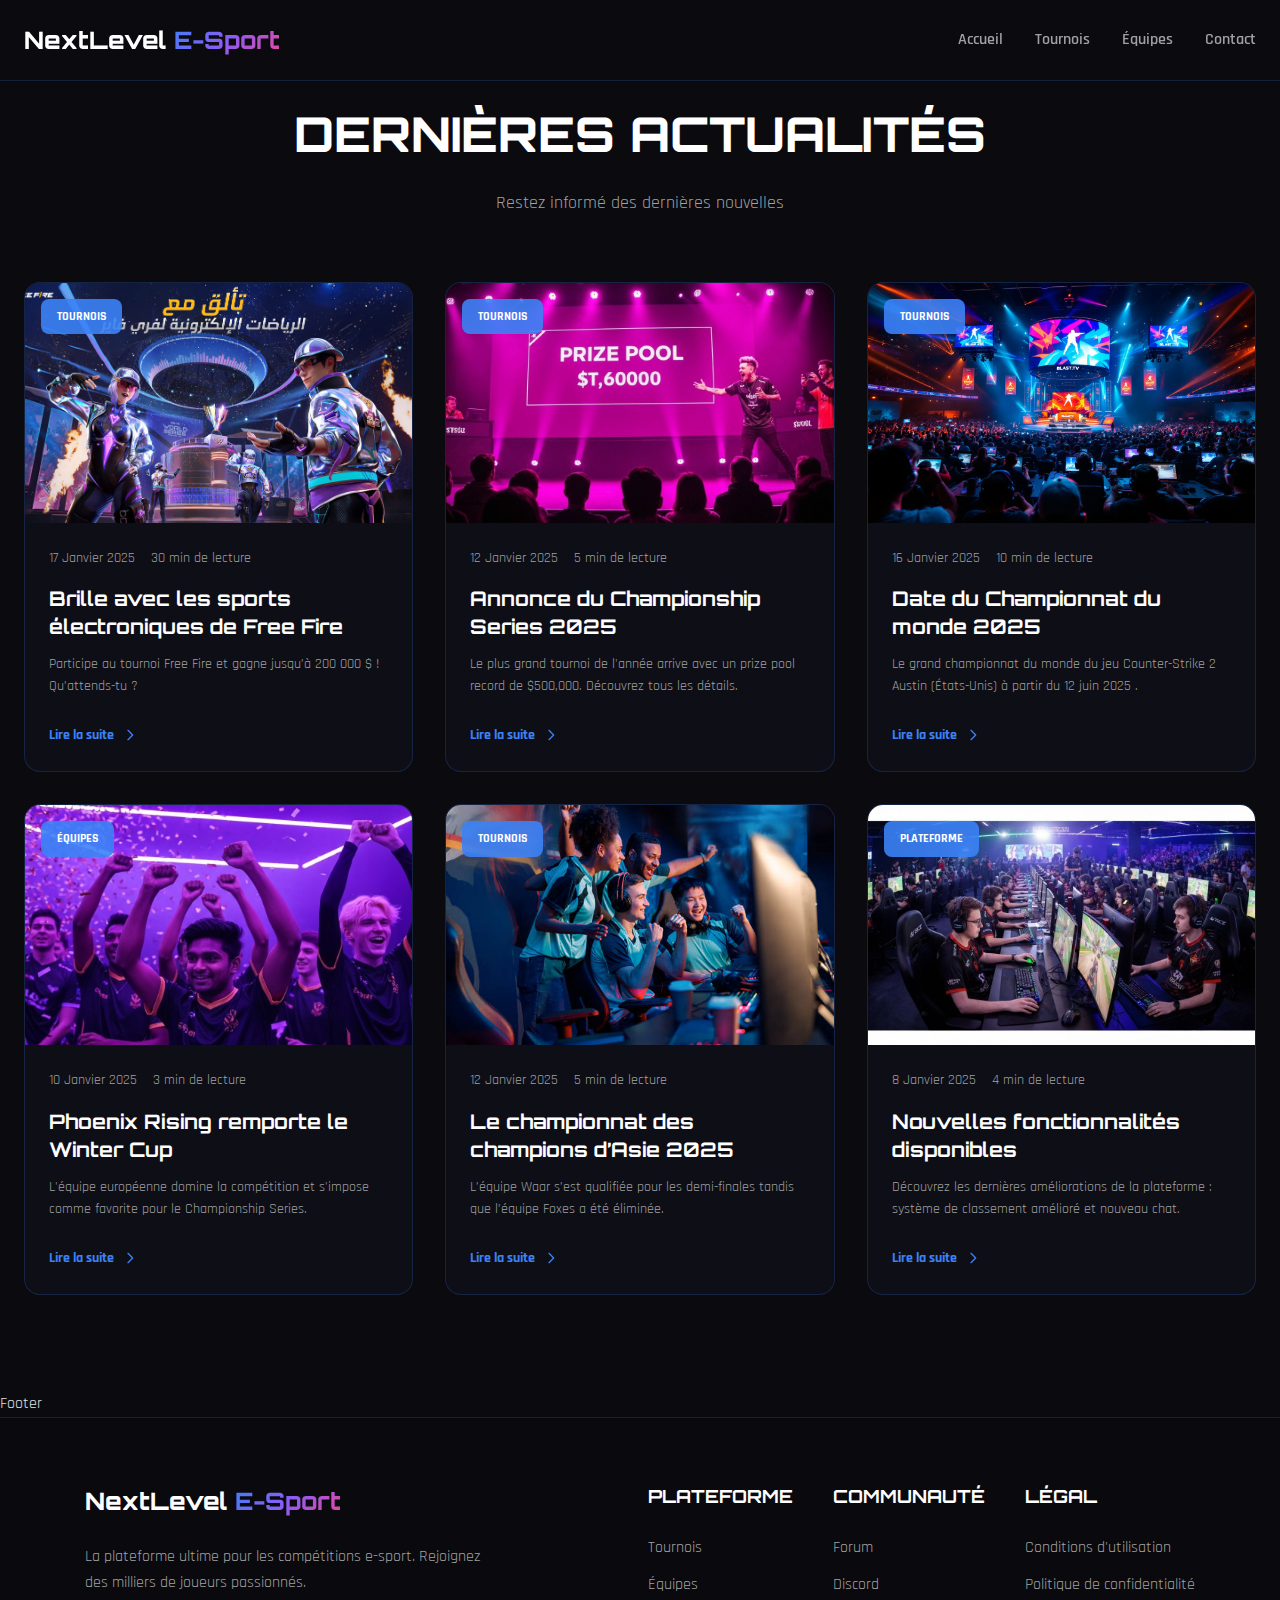
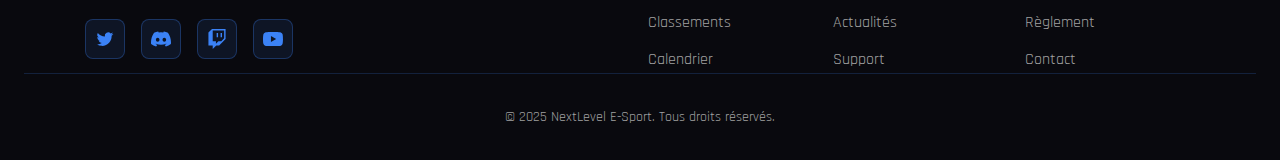
<file: nextlevel-esport-main/Actualites.html>
<!DOCTYPE html>
<html lang="fr">

<head>
    <meta charset="UTF-8">
    <meta name="viewport" content="width=device-width, initial-scale=1.0">
    <title>NextLevel E-Sport - Rejoignez la compétition</title>
    <link rel="stylesheet" href="styles.css">
    <link rel="preconnect" href="https://fonts.googleapis.com">
    <link rel="preconnect" href="https://fonts.gstatic.com" crossorigin>
    <link
        href="https://fonts.googleapis.com/css2?family=Orbitron:wght@400;500;600;700;800;900&family=Rajdhani:wght@300;400;500;600;700&display=swap"
        rel="stylesheet">
</head>

<body>
    <!-- Header -->
    <header class="header">
        <div class="container">
            <div class="header-content">
                <div class="logo">
                    <span class="logo-text">NextLevel</span>
                    <span class="logo-accent">E-Sport</span>
                </div>
                <nav class="nav">
                    <a href="index.html" class="nav-link">Accueil</a>
                    <a href="tournaments.html" class="nav-link">Tournois</a>
                    <a href="teams.html" class="nav-link">Équipes</a>
                    <a href="#contact" class="nav-link">Contact</a>
                </nav>
            </div>
        </div>
    </header>

    <!-- News Section -->
    <section id="news" class="section">
        <div class="container">
            <div class="section-header">
                <h2 class="section-title">Dernières actualités</h2>
                <p class="section-description">Restez informé des dernières nouvelles</p>
            </div>
            <div class="news-grid">
                <!-- START Card 1 -->
                <div class="news-card">
                    <div class="news-image">
                        <img src="public/67e1347db811d_AR-Visual.jpg" alt="Nouveau tournoi">
                        <div class="news-category">Tournois</div>
                    </div>
                    <div class="news-content">
                        <div class="news-meta">
                            <span class="news-date">17 Janvier 2025</span>
                            <span class="news-read-time">30 min de lecture</span>
                        </div>
                        <h3 class="news-title">Brille avec les sports électroniques de Free Fire</h3>
                        <p class="news-excerpt">
                            Participe au tournoi Free Fire et gagne jusqu’à 200 000 $ ! Qu’attends-tu ?
                        </p>
                        <a href="#" class="news-link">
                            <span>Lire la suite</span>
                            <svg class="link-icon" fill="none" stroke="currentColor" viewBox="0 0 24 24">
                                <path stroke-linecap="round" stroke-linejoin="round" stroke-width="2" d="M9 5l7 7-7 7">
                                </path>
                            </svg>
                        </a>
                    </div>
                </div>
                <!-- END Card 1 -->
                <!-- START Card 2 -->
                <div class="news-card">
                    <div class="news-image">
                        <img src="public/esport-prize-pool-announcement-with-pink-lights.jpg" alt="Nouveau tournoi">
                        <div class="news-category">Tournois</div>
                    </div>
                    <div class="news-content">
                        <div class="news-meta">
                            <span class="news-date">12 Janvier 2025</span>
                            <span class="news-read-time">5 min de lecture</span>
                        </div>
                        <h3 class="news-title">Annonce du Championship Series 2025</h3>
                        <p class="news-excerpt">
                            Le plus grand tournoi de l'année arrive avec un prize pool record de $500,000. Découvrez
                            tous les détails.
                        </p>
                        <a href="#" class="news-link">
                            <span>Lire la suite</span>
                            <svg class="link-icon" fill="none" stroke="currentColor" viewBox="0 0 24 24">
                                <path stroke-linecap="round" stroke-linejoin="round" stroke-width="2" d="M9 5l7 7-7 7">
                                </path>
                            </svg>
                        </a>
                    </div>
                </div>
                <!-- END Card 2 -->
                <!--START Card 3 -->
                <div class="news-card">
                    <div class="news-image">
                        <img src="public/counter-strike-et-blast-austin-major-2025-vont-revolutionner-esport-juin-1.jpg"
                            alt="Nouveau tournoi">
                        <div class="news-category">Tournois</div>
                    </div>
                    <div class="news-content">
                        <div class="news-meta">
                            <span class="news-date">16 Janvier 2025</span>
                            <span class="news-read-time">10 min de lecture</span>
                        </div>
                        <h3 class="news-title">Date du Championnat du monde 2025</h3>
                        <p class="news-excerpt">
                            Le grand championnat du monde du jeu Counter-Strike 2 Austin (États-Unis) à partir du
                            12 juin 2025 .
                        </p>
                        <a href="#" class="news-link">
                            <span>Lire la suite</span>
                            <svg class="link-icon" fill="none" stroke="currentColor" viewBox="0 0 24 24">
                                <path stroke-linecap="round" stroke-linejoin="round" stroke-width="2" d="M9 5l7 7-7 7">
                                </path>
                            </svg>
                        </a>
                    </div>
                </div>
                <!-- END Card 3 -->
                <!-- START Card 4 -->
                <div class="news-card">
                    <div class="news-image">
                        <img src="public/esport-team-celebration-with-purple-neon.jpg" alt="Phoenix Rising">
                        <div class="news-category">Équipes</div>
                    </div>
                    <div class="news-content">
                        <div class="news-meta">
                            <span class="news-date">10 Janvier 2025</span>
                            <span class="news-read-time">3 min de lecture</span>
                        </div>
                        <h3 class="news-title">Phoenix Rising remporte le Winter Cup</h3>
                        <p class="news-excerpt">
                            L'équipe européenne domine la compétition et s'impose comme favorite pour le Championship
                            Series.
                        </p>
                        <a href="#" class="news-link">
                            <span>Lire la suite</span>
                            <svg class="link-icon" fill="none" stroke="currentColor" viewBox="0 0 24 24">
                                <path stroke-linecap="round" stroke-linejoin="round" stroke-width="2" d="M9 5l7 7-7 7">
                                </path>
                            </svg>
                        </a>
                    </div>
                </div>
                <!-- END Card 4 -->
                <!-- START Card 5 -->
                <div class="news-card">
                    <div class="news-image">
                        <img src="public/istockphoto-1354761874-612x612.jpg" alt="Nouveau tournoi">
                        <div class="news-category">Tournois</div>
                    </div>
                    <div class="news-content">
                        <div class="news-meta">
                            <span class="news-date">12 Janvier 2025</span>
                            <span class="news-read-time">5 min de lecture</span>
                        </div>
                        <h3 class="news-title">Le championnat des champions d’Asie 2025</h3>
                        <p class="news-excerpt">
                            L’équipe Waar s’est qualifiée pour les demi-finales tandis que l’équipe
                            Foxes a été éliminée.
                        </p>
                        <a href="#" class="news-link">
                            <span>Lire la suite</span>
                            <svg class="link-icon" fill="none" stroke="currentColor" viewBox="0 0 24 24">
                                <path stroke-linecap="round" stroke-linejoin="round" stroke-width="2" d="M9 5l7 7-7 7">
                                </path>
                            </svg>
                        </a>
                    </div>
                </div>
                <!-- END Card 5 -->
                <!-- END Card 6 -->
                <div class="news-card">
                    <div class="news-image">
                        <img src="public/esport-gaming-arena-with-neon-lights-and-competiti.jpg" alt="Mise à jour">
                        <div class="news-category">Plateforme</div>
                    </div>
                    <div class="news-content">
                        <div class="news-meta">
                            <span class="news-date">8 Janvier 2025</span>
                            <span class="news-read-time">4 min de lecture</span>
                        </div>
                        <h3 class="news-title">Nouvelles fonctionnalités disponibles</h3>
                        <p class="news-excerpt">
                            Découvrez les dernières améliorations de la plateforme : système de classement amélioré et
                            nouveau chat.
                        </p>
                        <a href="#" class="news-link">
                            <span>Lire la suite</span>
                            <svg class="link-icon" fill="none" stroke="currentColor" viewBox="0 0 24 24">
                                <path stroke-linecap="round" stroke-linejoin="round" stroke-width="2" d="M9 5l7 7-7 7">
                                </path>
                            </svg>
                        </a>
                    </div>
                </div>
                <!-- END Card 6 -->
            </div>
        </div>
    </section>

    Footer
    <footer id="contact" class="footer">
        <div class="container">
            <div class="footer-content">
                <div class="footer-brand">
                    <div class="logo">
                        <span class="logo-text">NextLevel</span>
                        <span class="logo-accent">E-Sport</span>
                    </div>
                    <p class="footer-tagline">
                        La plateforme ultime pour les compétitions e-sport. Rejoignez des milliers de joueurs
                        passionnés.
                    </p>
                    <div class="social-links">
                        <a href="#" class="social-link" aria-label="Twitter">
                            <svg fill="currentColor" viewBox="0 0 24 24">
                                <path
                                    d="M8.29 20.251c7.547 0 11.675-6.253 11.675-11.675 0-.178 0-.355-.012-.53A8.348 8.348 0 0022 5.92a8.19 8.19 0 01-2.357.646 4.118 4.118 0 001.804-2.27 8.224 8.224 0 01-2.605.996 4.107 4.107 0 00-6.993 3.743 11.65 11.65 0 01-8.457-4.287 4.106 4.106 0 001.27 5.477A4.072 4.072 0 012.8 9.713v.052a4.105 4.105 0 003.292 4.022 4.095 4.095 0 01-1.853.07 4.108 4.108 0 003.834 2.85A8.233 8.233 0 012 18.407a11.616 11.616 0 006.29 1.84">
                                </path>
                            </svg>
                        </a>
                        <a href="#" class="social-link" aria-label="Discord">
                            <svg fill="currentColor" viewBox="0 0 24 24">
                                <path
                                    d="M20.317 4.37a19.791 19.791 0 00-4.885-1.515.074.074 0 00-.079.037c-.21.375-.444.864-.608 1.25a18.27 18.27 0 00-5.487 0 12.64 12.64 0 00-.617-1.25.077.077 0 00-.079-.037A19.736 19.736 0 003.677 4.37a.07.07 0 00-.032.027C.533 9.046-.32 13.58.099 18.057a.082.082 0 00.031.057 19.9 19.9 0 005.993 3.03.078.078 0 00.084-.028c.462-.63.874-1.295 1.226-1.994a.076.076 0 00-.041-.106 13.107 13.107 0 01-1.872-.892.077.077 0 01-.008-.128 10.2 10.2 0 00.372-.292.074.074 0 01.077-.01c3.928 1.793 8.18 1.793 12.062 0a.074.074 0 01.078.01c.12.098.246.198.373.292a.077.077 0 01-.006.127 12.299 12.299 0 01-1.873.892.077.077 0 00-.041.107c.36.698.772 1.362 1.225 1.993a.076.076 0 00.084.028 19.839 19.839 0 006.002-3.03.077.077 0 00.032-.054c.5-5.177-.838-9.674-3.549-13.66a.061.061 0 00-.031-.03zM8.02 15.33c-1.183 0-2.157-1.085-2.157-2.419 0-1.333.956-2.419 2.157-2.419 1.21 0 2.176 1.096 2.157 2.42 0 1.333-.956 2.418-2.157 2.418zm7.975 0c-1.183 0-2.157-1.085-2.157-2.419 0-1.333.955-2.419 2.157-2.419 1.21 0 2.176 1.096 2.157 2.42 0 1.333-.946 2.418-2.157 2.418z">
                                </path>
                            </svg>
                        </a>
                        <a href="#" class="social-link" aria-label="Twitch">
                            <svg fill="currentColor" viewBox="0 0 24 24">
                                <path
                                    d="M11.571 4.714h1.715v5.143H11.57zm4.715 0H18v5.143h-1.714zM6 0L1.714 4.286v15.428h5.143V24l4.286-4.286h3.428L22.286 12V0zm14.571 11.143l-3.428 3.428h-3.429l-3 3v-3H6.857V1.714h13.714Z">
                                </path>
                            </svg>
                        </a>
                        <a href="#" class="social-link" aria-label="YouTube">
                            <svg fill="currentColor" viewBox="0 0 24 24">
                                <path
                                    d="M23.498 6.186a3.016 3.016 0 0 0-2.122-2.136C19.505 3.545 12 3.545 12 3.545s-7.505 0-9.377.505A3.017 3.017 0 0 0 .502 6.186C0 8.07 0 12 0 12s0 3.93.502 5.814a3.016 3.016 0 0 0 2.122 2.136c1.871.505 9.376.505 9.376.505s7.505 0 9.377-.505a3.015 3.015 0 0 0 2.122-2.136C24 15.93 24 12 24 12s0-3.93-.502-5.814zM9.545 15.568V8.432L15.818 12l-6.273 3.568z">
                                </path>
                            </svg>
                        </a>
                    </div>
                </div>
                <div class="footer-links">
                    <div class="footer-column">
                        <h3 class="footer-heading">Plateforme</h3>
                        <ul class="footer-list">
                            <li><a href="tournaments.html" class="footer-link">Tournois</a></li>
                            <li><a href="teams.html" class="footer-link">Équipes</a></li>
                            <li><a href="#" class="footer-link">Classements</a></li>
                            <li><a href="#" class="footer-link">Calendrier</a></li>
                        </ul>
                    </div>
                    <div class="footer-column">
                        <h3 class="footer-heading">Communauté</h3>
                        <ul class="footer-list">
                            <li><a href="#" class="footer-link">Forum</a></li>
                            <li><a href="#" class="footer-link">Discord</a></li>
                            <li><a href="#news" class="footer-link">Actualités</a></li>
                            <li><a href="#" class="footer-link">Support</a></li>
                        </ul>
                    </div>
                    <div class="footer-column">
                        <h3 class="footer-heading">Légal</h3>
                        <ul class="footer-list">
                            <li><a href="#" class="footer-link">Conditions d'utilisation</a></li>
                            <li><a href="#" class="footer-link">Politique de confidentialité</a></li>
                            <li><a href="#" class="footer-link">Règlement</a></li>
                            <li><a href="#" class="footer-link">Contact</a></li>
                        </ul>
                    </div>
                </div>
            </div>
            <div class="footer-bottom">
                <p class="footer-copyright">© 2025 NextLevel E-Sport. Tous droits réservés.</p>
            </div>
        </div>
    </footer>
</body>

</html>
</file>
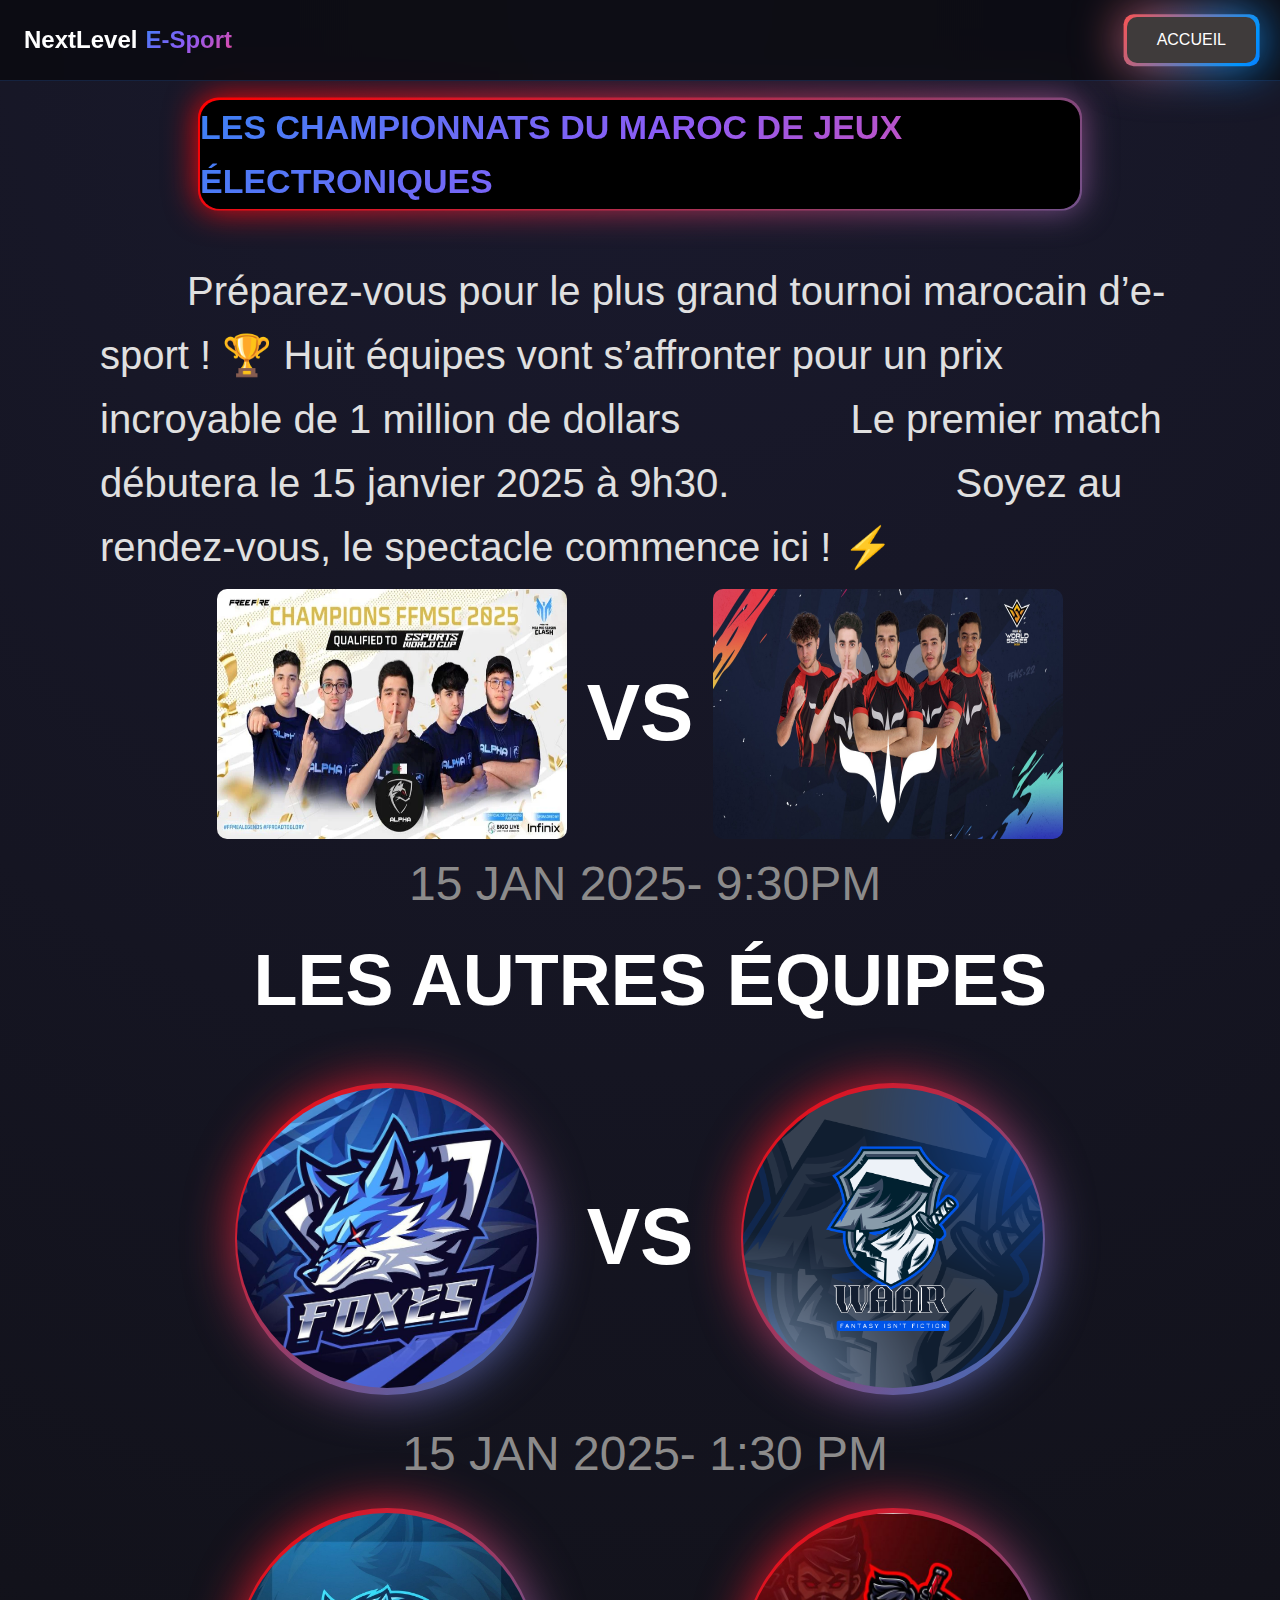
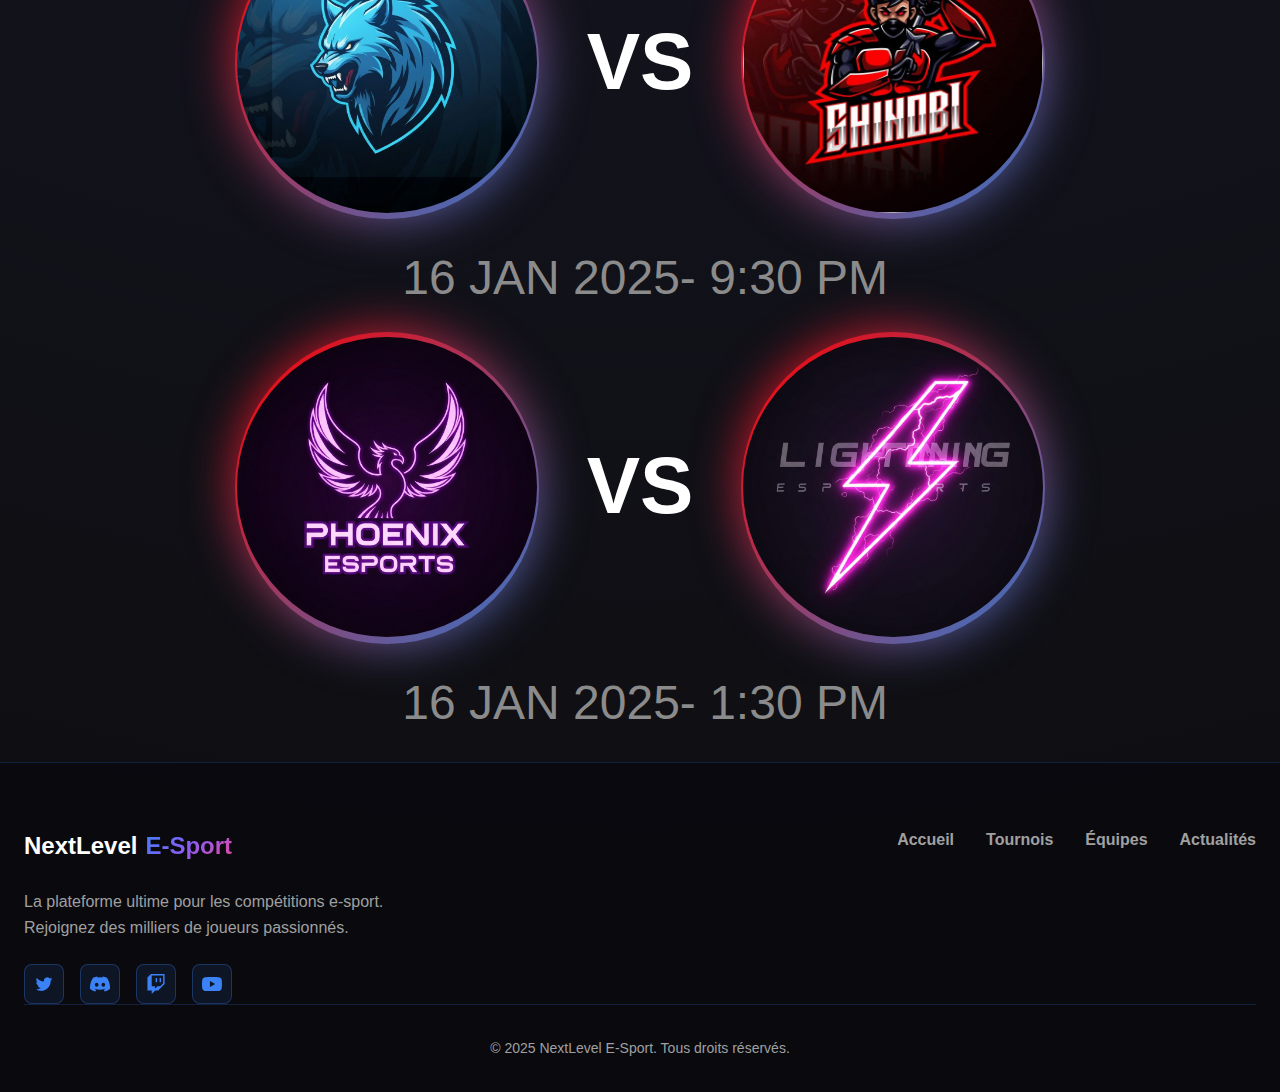
<file: nextlevel-esport-main/information.html>
<!DOCTYPE html>
<html lang="fr">

<head>
    <meta charset="UTF-8">
    <meta name="viewport" content="width=device-width, initial-scale=1.0">
    <title>NextLevel E-Sport - Rejoignez la compétition</title>
    <link rel="stylesheet" href="style2.css">
</head>

<body>
    <!-- Header  -->
    <header class="header">
        <div class="container">
            <div class="header-content">
                <div class="logo">
                    <span class="logo-text">NextLevel</span>
                    <span class="logo-accent">E-Sport</span>
                </div>
                <div class="return">
                    <a href="NEW_TOURNOWA.html">Accueil</a>
                </div>
            </div>
        </div>
    </header>

    <!-- start section -->
    <section class="section_tournoaw2">
        <div>
            <div class="h1_style">
                <h1>Les championnats du Maroc de jeux électroniques</h1>
            </div>
            <div class="text_p">
                <p> <span class="span3">Préparez-vous pour le plus grand tournoi marocain d’e-sport ! 🏆</span>
                    <span class="span4">
                        Huit équipes vont s’affronter pour un prix
                        incroyable de 1 million de dollars
                    </span>
                    <span class="span2">Le premier match débutera le 15 janvier 2025 à 9h30.</span>
                    <span class="span1">Soyez au rendez-vous, le spectacle commence ici ! ⚡</span>
                </p>
            </div>
            <div class="vs_team">
                <div>
                    <img src="public/Alpha-FFMSC-780x439.png" alt="">
                </div>
                <div>
                    <h3>vs</h3>
                </div>
                <div>
                    <img src="public/WASK.jpg" alt="">
                </div>
            </div>
            <div class="time1">
                <p>15 Jan 2025- 9:30pm</p>
            </div>
            <div class="the_teams2">
                <h2>Les autres équipes</h2>
            </div>
            <!-- ---------------------------- -->
            <div class="other_team">
                <!-- card 1 -->
                <div class="vs_team2">
                    <div class="vs1">
                        <img src="public/Fox head esport mascot logo design.jpg" alt="">
                    </div>
                    <div>
                        <h3>vs</h3>
                    </div>
                    <div class="vs1">
                        <img src="public/Neon Blue White and Black E-Sports Illustrative Gaming Gaming Logo.png" alt="">
                    </div>
                </div>
                <div class="time2">
                    <p>15 Jan 2025- 1:30 pm</p>
                </div>
                <!-- ----------------------------------- -->

                <!-- card 2 -->
                <div class="vs_team2">
                    <div class="vs1">
                        <img src="public/wolf-esport-team-logo-with-blue-neon.jpg" alt="">
                    </div>
                    <div>
                        <h3>vs</h3>
                    </div>
                    <div class="vs1">
                        <img src="public/91f332c1a670b511a96e3c810c6d7dd2.jpg" alt="">
                    </div>
                </div>
                <div class="time2">
                    <p>16 Jan 2025- 9:30 pm</p>
                </div>
                <!-- ------------------------------------------ -->
                <!-- card 3 -->
                <div class="vs_team2">
                    <div class="vs1">
                        <img src="public/phoenix-esport-team-logo-with-purple-neon.jpg" alt="">
                    </div>
                    <div>
                        <h3>vs</h3>
                    </div>
                    <div class="vs1">
                        <img src="public/lightning-esport-team-logo-with-pink-neon.jpg" alt="">
                    </div>
                </div>
                <div class="time2">
                    <p>16 Jan 2025- 1:30 pm</p>
                </div>
                <!-- ----------------------------------------- -->
            </div>

        </div>
    </section>
    <!-- end section  -->


    <!-- start footer -->

    <footer id="contact" class="footer">
        <div class="container">
            <div class="footer-content">
                <div class="footer-brand">
                    <div class="logo">
                        <span class="logo-text">NextLevel</span>
                        <span class="logo-accent">E-Sport</span>
                    </div>
                    <p class="footer-tagline">
                        La plateforme ultime pour les compétitions e-sport. Rejoignez des milliers de joueurs
                        passionnés.
                    </p>
                    <div class="social-links">
                        <a href="#" class="social-link" aria-label="Twitter">
                            <svg fill="currentColor" viewBox="0 0 24 24">
                                <path
                                    d="M8.29 20.251c7.547 0 11.675-6.253 11.675-11.675 0-.178 0-.355-.012-.53A8.348 8.348 0 0022 5.92a8.19 8.19 0 01-2.357.646 4.118 4.118 0 001.804-2.27 8.224 8.224 0 01-2.605.996 4.107 4.107 0 00-6.993 3.743 11.65 11.65 0 01-8.457-4.287 4.106 4.106 0 001.27 5.477A4.072 4.072 0 012.8 9.713v.052a4.105 4.105 0 003.292 4.022 4.095 4.095 0 01-1.853.07 4.108 4.108 0 003.834 2.85A8.233 8.233 0 012 18.407a11.616 11.616 0 006.29 1.84">
                                </path>
                            </svg>
                        </a>
                        <a href="#" class="social-link" aria-label="Discord">
                            <svg fill="currentColor" viewBox="0 0 24 24">
                                <path
                                    d="M20.317 4.37a19.791 19.791 0 00-4.885-1.515.074.074 0 00-.079.037c-.21.375-.444.864-.608 1.25a18.27 18.27 0 00-5.487 0 12.64 12.64 0 00-.617-1.25.077.077 0 00-.079-.037A19.736 19.736 0 003.677 4.37a.07.07 0 00-.032.027C.533 9.046-.32 13.58.099 18.057a.082.082 0 00.031.057 19.9 19.9 0 005.993 3.03.078.078 0 00.084-.028c.462-.63.874-1.295 1.226-1.994a.076.076 0 00-.041-.106 13.107 13.107 0 01-1.872-.892.077.077 0 01-.008-.128 10.2 10.2 0 00.372-.292.074.074 0 01.077-.01c3.928 1.793 8.18 1.793 12.062 0a.074.074 0 01.078.01c.12.098.246.198.373.292a.077.077 0 01-.006.127 12.299 12.299 0 01-1.873.892.077.077 0 00-.041.107c.36.698.772 1.362 1.225 1.993a.076.076 0 00.084.028 19.839 19.839 0 006.002-3.03.077.077 0 00.032-.054c.5-5.177-.838-9.674-3.549-13.66a.061.061 0 00-.031-.03zM8.02 15.33c-1.183 0-2.157-1.085-2.157-2.419 0-1.333.956-2.419 2.157-2.419 1.21 0 2.176 1.096 2.157 2.42 0 1.333-.956 2.418-2.157 2.418zm7.975 0c-1.183 0-2.157-1.085-2.157-2.419 0-1.333.955-2.419 2.157-2.419 1.21 0 2.176 1.096 2.157 2.42 0 1.333-.946 2.418-2.157 2.418z">
                                </path>
                            </svg>
                        </a>
                        <a href="#" class="social-link" aria-label="Twitch">
                            <svg fill="currentColor" viewBox="0 0 24 24">
                                <path
                                    d="M11.571 4.714h1.715v5.143H11.57zm4.715 0H18v5.143h-1.714zM6 0L1.714 4.286v15.428h5.143V24l4.286-4.286h3.428L22.286 12V0zm14.571 11.143l-3.428 3.428h-3.429l-3 3v-3H6.857V1.714h13.714Z">
                                </path>
                            </svg>
                        </a>
                        <a href="#" class="social-link" aria-label="YouTube">
                            <svg fill="currentColor" viewBox="0 0 24 24">
                                <path
                                    d="M23.498 6.186a3.016 3.016 0 0 0-2.122-2.136C19.505 3.545 12 3.545 12 3.545s-7.505 0-9.377.505A3.017 3.017 0 0 0 .502 6.186C0 8.07 0 12 0 12s0 3.93.502 5.814a3.016 3.016 0 0 0 2.122 2.136c1.871.505 9.376.505 9.376.505s7.505 0 9.377-.505a3.015 3.015 0 0 0 2.122-2.136C24 15.93 24 12 24 12s0-3.93-.502-5.814zM9.545 15.568V8.432L15.818 12l-6.273 3.568z">
                                </path>
                            </svg>
                        </a>
                    </div>
                </div>
                <div class="links2">
                    <nav class="nav">
                        <a href="index.html" class="nav-link">Accueil</a>
                        <a href="tournaments.html" class="nav-link">Tournois</a>
                        <a href="teams.html" class="nav-link">Équipes</a>
                        <a href="Actualites.html" class="nav-link">Actualités</a>
                    </nav>
                </div>
            </div>
            <div class="footer-bottom">
                <p class="footer-copyright">© 2025 NextLevel E-Sport. Tous droits réservés.</p>
            </div>
    </footer>

    <!-- end footer -->
</body>

</html>
</file>
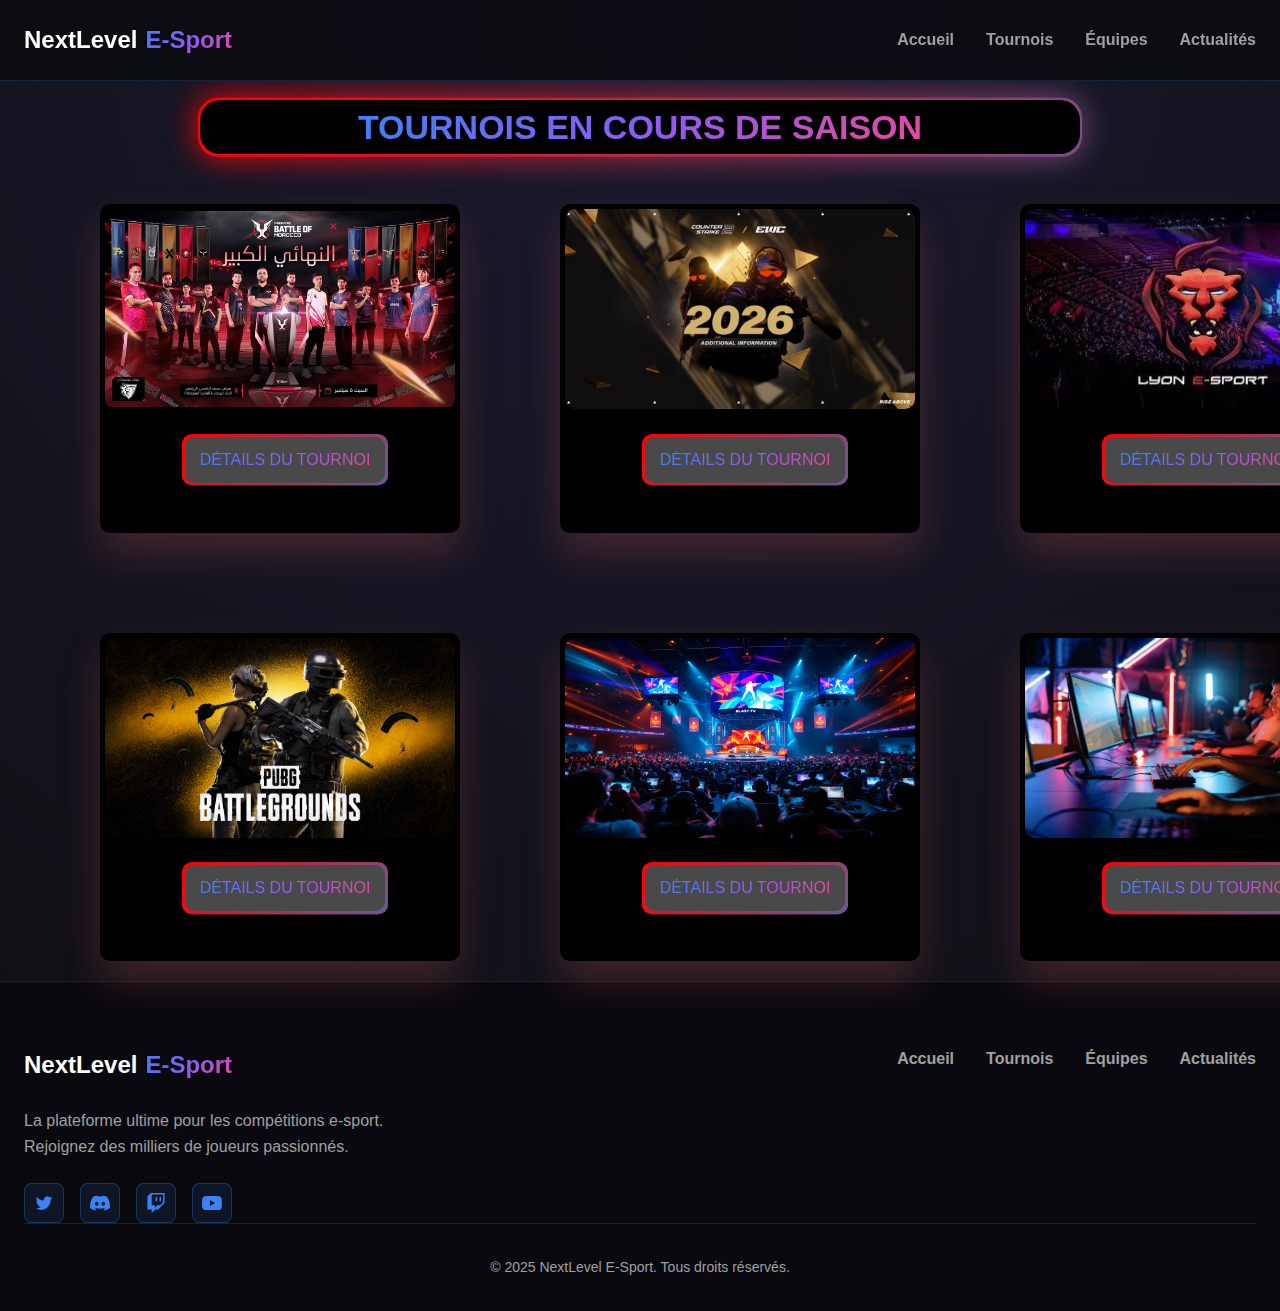
<file: nextlevel-esport-main/NEW_TOURNOWA.html>
<!DOCTYPE html>
<html lang="fr">

<head>
    <meta charset="UTF-8">
    <meta name="viewport" content="width=device-width, initial-scale=1.0">
    <title>NextLevel E-Sport - Rejoignez la compétition</title>
    <link rel="stylesheet" href="style2.css">
</head>

<body>
    <!-- Header  -->
    <header class="header">
        <div class="container">
            <div class="header-content">
                <div class="logo">
                    <span class="logo-text">NextLevel</span>
                    <span class="logo-accent">E-Sport</span>
                </div>
                <nav class="nav">
                    <a href="index.html" class="nav-link">Accueil</a>
                    <a href="tournaments.html" class="nav-link">Tournois</a>
                    <a href="teams.html" class="nav-link">Équipes</a>
                    <a href="Actualites.html" class="nav-link">Actualités</a>
                </nav>
            </div>
        </div>
    </header>

    <!-- start section -->
    <section class="section_tournoaw2">
        <div class="tournowa_card">
            <div class="h1_style">
                <h1>Tournois en cours de saison</h1>
            </div>
            <div class="the_cards">
                <!-- start card 1 -->
                <div class="cards">
                    <div>
                        <img src="public/maxresdefault.jpg" alt="counter-strike-2">
                    </div>
                    <div class="this_a">
                        <a href="information.html">Détails du tournoi</a>
                    </div>
                </div>
                <!-- end  card 1 -->
                <!-- start card 2 -->
                <div class="cards">
                    <div>
                        <img src="public/counter-strike-2-esports-world-cup-2026.png" alt="counter-strike-2">
                    </div>
                    <div class="this_a">
                        <a href="information.html">Détails du tournoi</a>
                    </div>
                </div>
                <!-- end card 2 -->
                <!-- start card 3 -->
                <div class="cards">
                    <div>
                        <img src="public/logo-Lyon-esport-e1669955338363.jpg.png" alt="logo-Lyon-esport">
                    </div>
                    <div class="this_a">
                        <a href="information.html">Détails du tournoi</a>
                    </div>
                </div>
                <!-- end card 3 -->
                <!-- start card 4 -->
                <div class="cards">
                    <div>
                        <img src="public/pubg-battlegrounds-d4of8.jpg" alt="pubg-battlegrounds">
                    </div>
                    <div class="this_a">
                        <a href="information.html">Détails du tournoi</a>
                    </div>
                </div>
                <!-- end card 4 -->

                <!-- start card 5 -->
                <div class="cards">
                    <div>
                        <img src="public/counter-strike-et-blast-austin-major-2025-vont-revolutionner-esport-juin-1.jpg" alt="pubg-battlegrounds">
                    </div>
                    <div class="this_a">
                        <a href="information.html">Détails du tournoi</a>
                    </div>
                </div>
                <!-- start card 5 -->
                <!-- start card 6 -->
                <div class="cards">
                    <div>
                        <img src="public/1667824850853.png" alt="eFootball">
                    </div>
                    <div class="this_a">
                        <a href="information.html">Détails du tournoi</a>
                    </div>
                </div>
                <!-- end card 6 -->
            </div>
        </div>
    </section>
    <!-- end section  -->


    <!-- start footer -->

    <footer id="contact" class="footer">
        <div class="container">
            <div class="footer-content">
                <div class="footer-brand">
                    <div class="logo">
                        <span class="logo-text">NextLevel</span>
                        <span class="logo-accent">E-Sport</span>
                    </div>
                    <p class="footer-tagline">
                        La plateforme ultime pour les compétitions e-sport. Rejoignez des milliers de joueurs
                        passionnés.
                    </p>
                    <div class="social-links">
                        <a href="#" class="social-link" aria-label="Twitter">
                            <svg fill="currentColor" viewBox="0 0 24 24">
                                <path
                                    d="M8.29 20.251c7.547 0 11.675-6.253 11.675-11.675 0-.178 0-.355-.012-.53A8.348 8.348 0 0022 5.92a8.19 8.19 0 01-2.357.646 4.118 4.118 0 001.804-2.27 8.224 8.224 0 01-2.605.996 4.107 4.107 0 00-6.993 3.743 11.65 11.65 0 01-8.457-4.287 4.106 4.106 0 001.27 5.477A4.072 4.072 0 012.8 9.713v.052a4.105 4.105 0 003.292 4.022 4.095 4.095 0 01-1.853.07 4.108 4.108 0 003.834 2.85A8.233 8.233 0 012 18.407a11.616 11.616 0 006.29 1.84">
                                </path>
                            </svg>
                        </a>
                        <a href="#" class="social-link" aria-label="Discord">
                            <svg fill="currentColor" viewBox="0 0 24 24">
                                <path
                                    d="M20.317 4.37a19.791 19.791 0 00-4.885-1.515.074.074 0 00-.079.037c-.21.375-.444.864-.608 1.25a18.27 18.27 0 00-5.487 0 12.64 12.64 0 00-.617-1.25.077.077 0 00-.079-.037A19.736 19.736 0 003.677 4.37a.07.07 0 00-.032.027C.533 9.046-.32 13.58.099 18.057a.082.082 0 00.031.057 19.9 19.9 0 005.993 3.03.078.078 0 00.084-.028c.462-.63.874-1.295 1.226-1.994a.076.076 0 00-.041-.106 13.107 13.107 0 01-1.872-.892.077.077 0 01-.008-.128 10.2 10.2 0 00.372-.292.074.074 0 01.077-.01c3.928 1.793 8.18 1.793 12.062 0a.074.074 0 01.078.01c.12.098.246.198.373.292a.077.077 0 01-.006.127 12.299 12.299 0 01-1.873.892.077.077 0 00-.041.107c.36.698.772 1.362 1.225 1.993a.076.076 0 00.084.028 19.839 19.839 0 006.002-3.03.077.077 0 00.032-.054c.5-5.177-.838-9.674-3.549-13.66a.061.061 0 00-.031-.03zM8.02 15.33c-1.183 0-2.157-1.085-2.157-2.419 0-1.333.956-2.419 2.157-2.419 1.21 0 2.176 1.096 2.157 2.42 0 1.333-.956 2.418-2.157 2.418zm7.975 0c-1.183 0-2.157-1.085-2.157-2.419 0-1.333.955-2.419 2.157-2.419 1.21 0 2.176 1.096 2.157 2.42 0 1.333-.946 2.418-2.157 2.418z">
                                </path>
                            </svg>
                        </a>
                        <a href="#" class="social-link" aria-label="Twitch">
                            <svg fill="currentColor" viewBox="0 0 24 24">
                                <path
                                    d="M11.571 4.714h1.715v5.143H11.57zm4.715 0H18v5.143h-1.714zM6 0L1.714 4.286v15.428h5.143V24l4.286-4.286h3.428L22.286 12V0zm14.571 11.143l-3.428 3.428h-3.429l-3 3v-3H6.857V1.714h13.714Z">
                                </path>
                            </svg>
                        </a>
                        <a href="#" class="social-link" aria-label="YouTube">
                            <svg fill="currentColor" viewBox="0 0 24 24">
                                <path
                                    d="M23.498 6.186a3.016 3.016 0 0 0-2.122-2.136C19.505 3.545 12 3.545 12 3.545s-7.505 0-9.377.505A3.017 3.017 0 0 0 .502 6.186C0 8.07 0 12 0 12s0 3.93.502 5.814a3.016 3.016 0 0 0 2.122 2.136c1.871.505 9.376.505 9.376.505s7.505 0 9.377-.505a3.015 3.015 0 0 0 2.122-2.136C24 15.93 24 12 24 12s0-3.93-.502-5.814zM9.545 15.568V8.432L15.818 12l-6.273 3.568z">
                                </path>
                            </svg>
                        </a>
                    </div>
                </div>
                <div class="links2">
                    <nav class="nav">
                        <a href="index.html" class="nav-link">Accueil</a>
                        <a href="tournaments.html" class="nav-link">Tournois</a>
                        <a href="teams.html" class="nav-link">Équipes</a>
                        <a href="Actualites.html" class="nav-link">Actualités</a>
                    </nav>
                </div>
            </div>
            <div class="footer-bottom">
                <p class="footer-copyright">© 2025 NextLevel E-Sport. Tous droits réservés.</p>
            </div>
    </footer>

    <!-- end footer -->
</body>

</html>
</file>
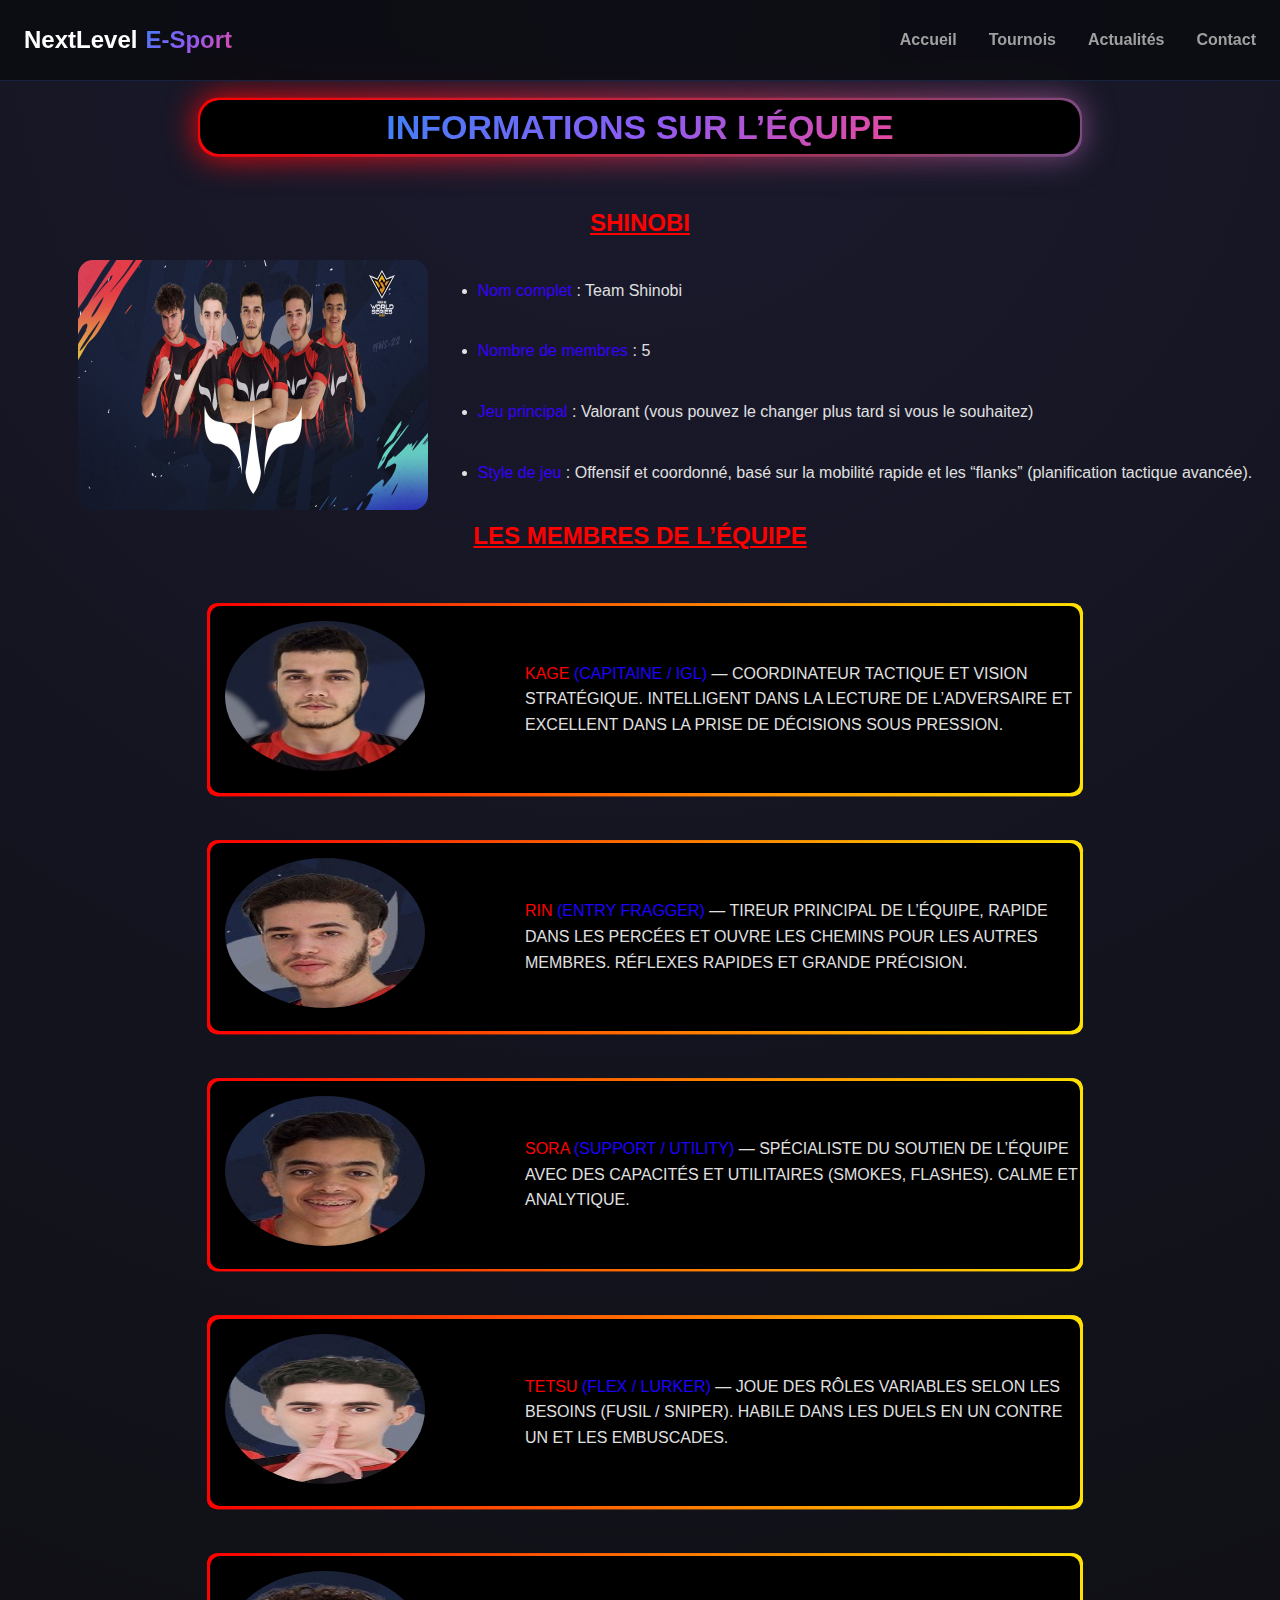
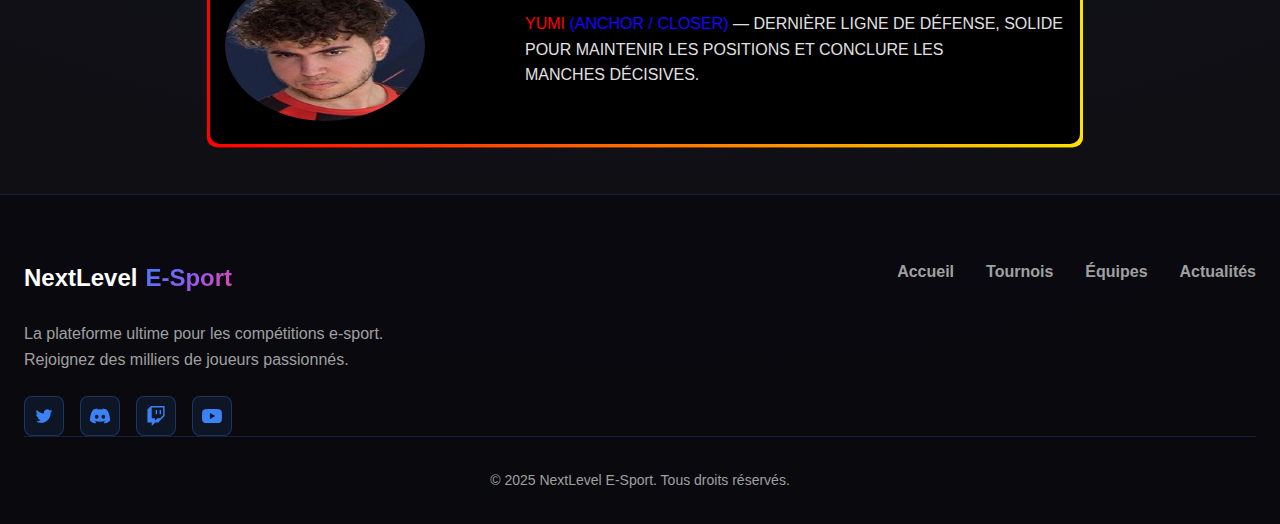
<file: nextlevel-esport-main/people_team.html>
<!DOCTYPE html>
<html lang="fr">

<head>
    <meta charset="UTF-8">
    <meta name="viewport" content="width=device-width, initial-scale=1.0">
    <title>NextLevel E-Sport - Rejoignez la compétition</title>
    <link rel="stylesheet" href="style2.css">
</head>

<body>
    <!-- Header  -->
    <header class="header">
        <div class="container">
            <div class="header-content">
                <div class="logo">
                    <span class="logo-text">NextLevel</span>
                    <span class="logo-accent">E-Sport</span>
                </div>
                <nav class="nav">
                    <a href="index.html" class="nav-link">Accueil</a>
                    <a href="tournaments.html" class="nav-link">Tournois </a>
                    <a href="Actualites.html" class="nav-link">Actualités</a>
                    <a href="#contact" class="nav-link">Contact</a>
                </nav>
            </div>
        </div>
    </header>
    <!-- end header -->

    <section class="section_tournoaw2">
        <div class="tournowa_card">
            <div class="h1_style">
                <h1>Informations sur l’équipe</h1>
            </div>
            <div class="Shinobi_team">
                <h2>Shinobi</h2>
                <div class="shinobi_card">
                    <div>
                        <img src="public/WASK.jpg" alt="team">
                    </div>
                    <div>
                        <ul>
                            <li><span>Nom complet</span> : Team Shinobi</li>
                            <li><span>Nombre de membres</span> : 5</li>
                            <li><span>Jeu principal</span> : Valorant (vous pouvez le changer plus tard si vous le
                                souhaitez)</li>
                            <li><span>Style de jeu</span> : Offensif et coordonné, basé sur la mobilité rapide et les
                                “flanks”
                                (planification tactique avancée).</li>
                        </ul>
                    </div>
                </div>
                <h2>Les membres de l’équipe</h2>
                <div class="people_cards">
                    <!-- people card 1 -->
                    <div class="the_cards">
                        <div>
                            <img src="public/WASK1.jpg" alt="player1">
                        </div>
                        <div>
                            <p><span class="spanOne">Kage</span> <span class="spanTwo">(Capitaine / IGL)</span> —
                                Coordinateur tactique et vision stratégique. Intelligent dans la
                                lecture de l’adversaire et excellent dans la prise de décisions sous pression.</p>
                        </div>
                    </div>
                    <!-- ---------------------- -->
                    <!-- people card 2 -->
                    <div class="the_cards">
                        <div>
                            <img src="public/WASK2.jpg" alt="player1">
                        </div>
                        <div>
                            <p><span class="spanOne">Rin </span> <span class="spanTwo">(Entry Fragger)</span> —
                                Tireur principal de l’équipe, rapide dans les percées et ouvre les
                                chemins pour les autres membres. Réflexes rapides et grande précision.</p>
                        </div>
                    </div>
                    <!-- ------------------ -->
                    <!-- people card 3 -->
                    <div class="the_cards">
                        <div>
                            <img src="public/WASK3.jpg" alt="player1">
                        </div>
                        <div>
                            <p><span class="spanOne">Sora</span> <span class="spanTwo">(Support / Utility) </span> —
                                Spécialiste du soutien de l’équipe avec des capacités et
                                utilitaires (smokes, flashes). Calme et analytique.
                            </p>
                        </div>
                    </div>
                    <!-- ------------------- -->
                    <!-- people card 4 -->
                    <div class="the_cards">
                        <div>
                            <img src="public/WASK4.jpg" alt="player1">
                        </div>
                        <div>
                            <p><span class="spanOne">Tetsu</span> <span class="spanTwo">(Flex / Lurker)</span> —
                                Joue des rôles variables selon les besoins (fusil / sniper).
                                Habile dans les duels en un contre un et les embuscades.
                            </p>
                        </div>
                    </div>
                    <!-- -------------------- -->
                    <!-- people card 5 -->
                    <div class="the_cards">
                        <div>
                            <img src="public/WASK5.jpg" alt="player1">
                        </div>
                        <div>
                            <p><span class="spanOne">Yumi </span> <span class="spanTwo">(Anchor / Closer) </span> —
                                Dernière ligne de défense, solide pour maintenir les positions
                                et conclure les manches décisives.
                            </p>
                        </div>
                    </div>
                    <!-- ------------------ -->
                </div>
            </div>
        </div>
    </section>

    <!-- start footer -->
    <footer id="contact" class="footer">
        <div class="container">
            <div class="footer-content">
                <div class="footer-brand">
                    <div class="logo">
                        <span class="logo-text">NextLevel</span>
                        <span class="logo-accent">E-Sport</span>
                    </div>
                    <p class="footer-tagline">
                        La plateforme ultime pour les compétitions e-sport. Rejoignez des milliers de joueurs
                        passionnés.
                    </p>
                    <div class="social-links">
                        <a href="#" class="social-link" aria-label="Twitter">
                            <svg fill="currentColor" viewBox="0 0 24 24">
                                <path
                                    d="M8.29 20.251c7.547 0 11.675-6.253 11.675-11.675 0-.178 0-.355-.012-.53A8.348 8.348 0 0022 5.92a8.19 8.19 0 01-2.357.646 4.118 4.118 0 001.804-2.27 8.224 8.224 0 01-2.605.996 4.107 4.107 0 00-6.993 3.743 11.65 11.65 0 01-8.457-4.287 4.106 4.106 0 001.27 5.477A4.072 4.072 0 012.8 9.713v.052a4.105 4.105 0 003.292 4.022 4.095 4.095 0 01-1.853.07 4.108 4.108 0 003.834 2.85A8.233 8.233 0 012 18.407a11.616 11.616 0 006.29 1.84">
                                </path>
                            </svg>
                        </a>
                        <a href="#" class="social-link" aria-label="Discord">
                            <svg fill="currentColor" viewBox="0 0 24 24">
                                <path
                                    d="M20.317 4.37a19.791 19.791 0 00-4.885-1.515.074.074 0 00-.079.037c-.21.375-.444.864-.608 1.25a18.27 18.27 0 00-5.487 0 12.64 12.64 0 00-.617-1.25.077.077 0 00-.079-.037A19.736 19.736 0 003.677 4.37a.07.07 0 00-.032.027C.533 9.046-.32 13.58.099 18.057a.082.082 0 00.031.057 19.9 19.9 0 005.993 3.03.078.078 0 00.084-.028c.462-.63.874-1.295 1.226-1.994a.076.076 0 00-.041-.106 13.107 13.107 0 01-1.872-.892.077.077 0 01-.008-.128 10.2 10.2 0 00.372-.292.074.074 0 01.077-.01c3.928 1.793 8.18 1.793 12.062 0a.074.074 0 01.078.01c.12.098.246.198.373.292a.077.077 0 01-.006.127 12.299 12.299 0 01-1.873.892.077.077 0 00-.041.107c.36.698.772 1.362 1.225 1.993a.076.076 0 00.084.028 19.839 19.839 0 006.002-3.03.077.077 0 00.032-.054c.5-5.177-.838-9.674-3.549-13.66a.061.061 0 00-.031-.03zM8.02 15.33c-1.183 0-2.157-1.085-2.157-2.419 0-1.333.956-2.419 2.157-2.419 1.21 0 2.176 1.096 2.157 2.42 0 1.333-.956 2.418-2.157 2.418zm7.975 0c-1.183 0-2.157-1.085-2.157-2.419 0-1.333.955-2.419 2.157-2.419 1.21 0 2.176 1.096 2.157 2.42 0 1.333-.946 2.418-2.157 2.418z">
                                </path>
                            </svg>
                        </a>
                        <a href="#" class="social-link" aria-label="Twitch">
                            <svg fill="currentColor" viewBox="0 0 24 24">
                                <path
                                    d="M11.571 4.714h1.715v5.143H11.57zm4.715 0H18v5.143h-1.714zM6 0L1.714 4.286v15.428h5.143V24l4.286-4.286h3.428L22.286 12V0zm14.571 11.143l-3.428 3.428h-3.429l-3 3v-3H6.857V1.714h13.714Z">
                                </path>
                            </svg>
                        </a>
                        <a href="#" class="social-link" aria-label="YouTube">
                            <svg fill="currentColor" viewBox="0 0 24 24">
                                <path
                                    d="M23.498 6.186a3.016 3.016 0 0 0-2.122-2.136C19.505 3.545 12 3.545 12 3.545s-7.505 0-9.377.505A3.017 3.017 0 0 0 .502 6.186C0 8.07 0 12 0 12s0 3.93.502 5.814a3.016 3.016 0 0 0 2.122 2.136c1.871.505 9.376.505 9.376.505s7.505 0 9.377-.505a3.015 3.015 0 0 0 2.122-2.136C24 15.93 24 12 24 12s0-3.93-.502-5.814zM9.545 15.568V8.432L15.818 12l-6.273 3.568z">
                                </path>
                            </svg>
                        </a>
                    </div>
                </div>
                <div class="links2">
                    <nav class="nav">
                        <a href="index.html" class="nav-link">Accueil</a>
                        <a href="tournaments.html" class="nav-link">Tournois</a>
                        <a href="teams.html" class="nav-link">Équipes</a>
                        <a href="Actualites.html" class="nav-link">Actualités</a>
                    </nav>
                </div>
            </div>
            <div class="footer-bottom">
                <p class="footer-copyright">© 2025 NextLevel E-Sport. Tous droits réservés.</p>
            </div>
    </footer>

    <!-- end footer -->
</body>

</html>
</file>
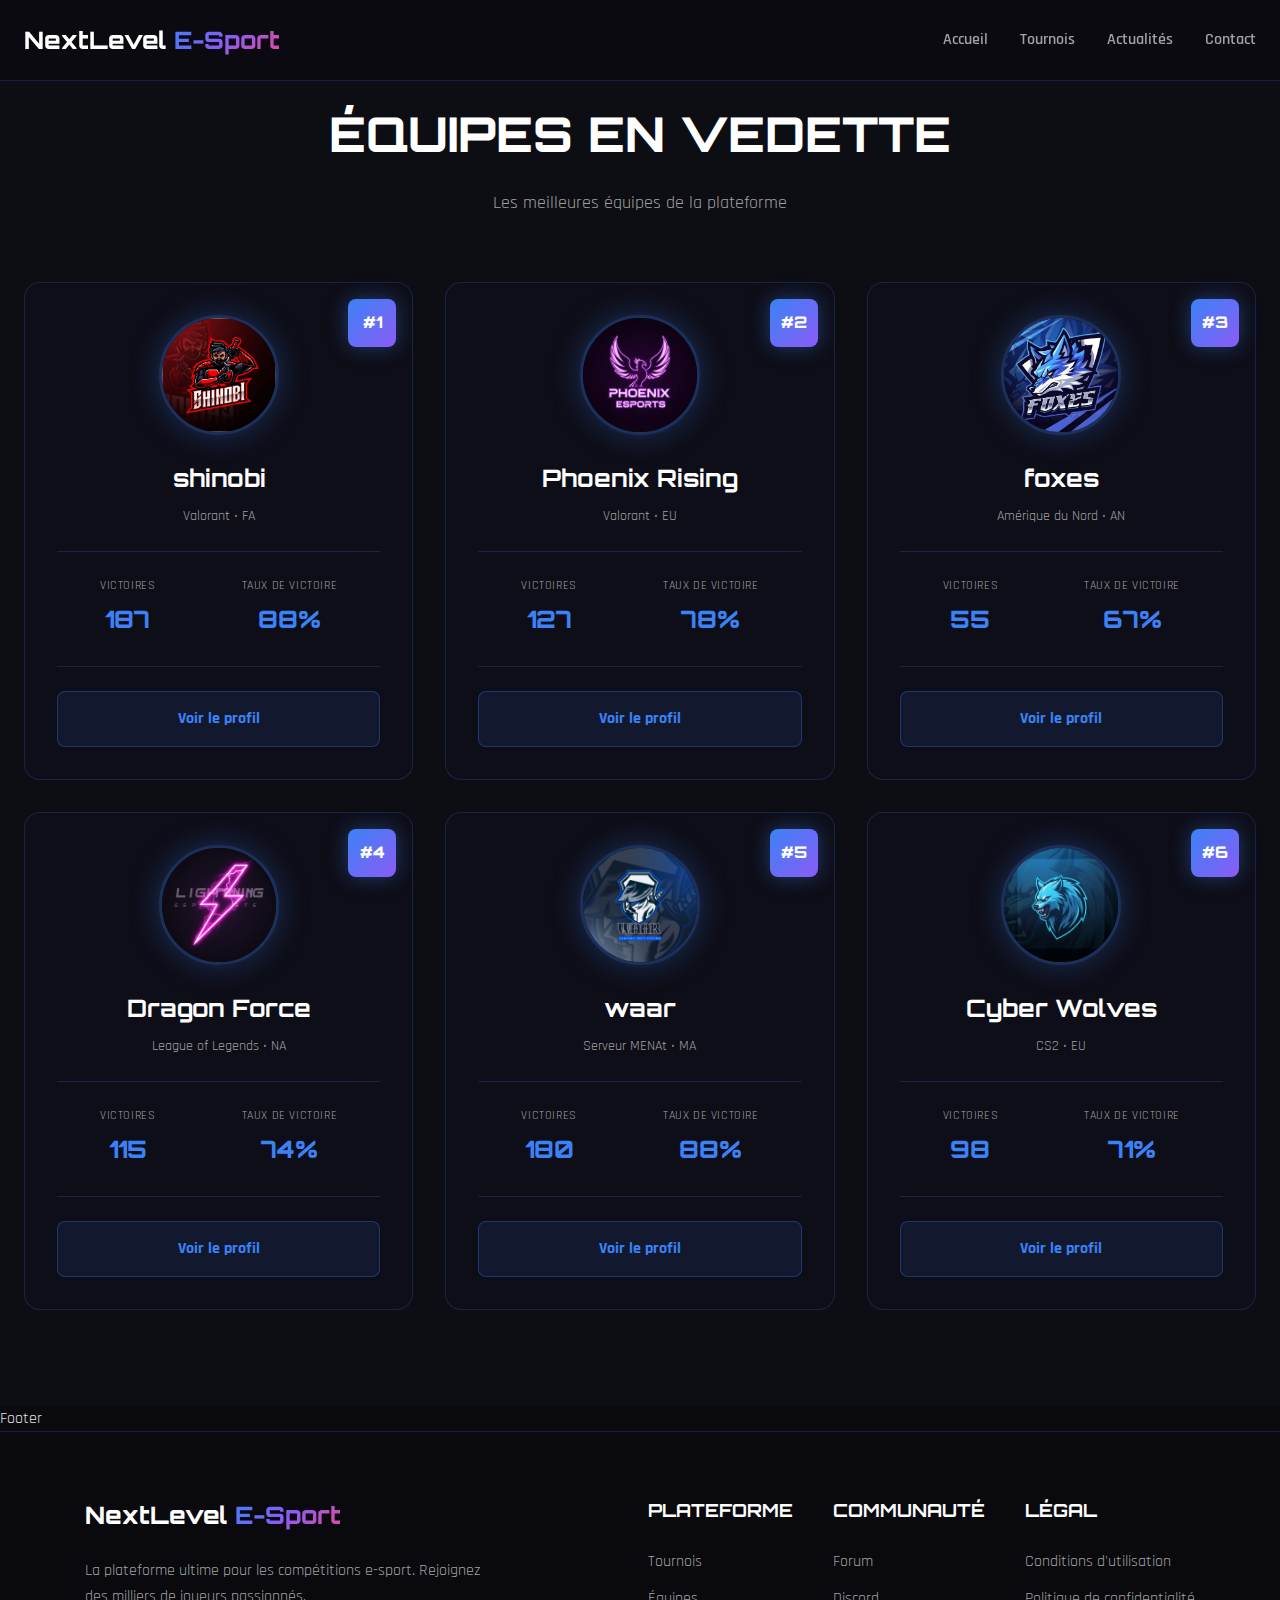
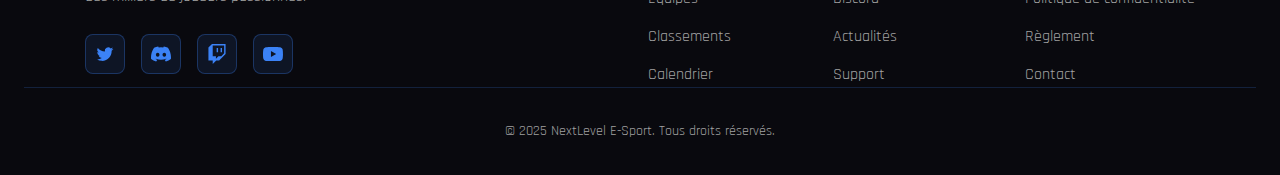
<file: nextlevel-esport-main/teams.html>
<!DOCTYPE html>
<html lang="fr">

<head>
    <meta charset="UTF-8">
    <meta name="viewport" content="width=device-width, initial-scale=1.0">
    <title>NextLevel E-Sport - Rejoignez la compétition</title>
    <link rel="stylesheet" href="styles.css">
    <link rel="preconnect" href="https://fonts.googleapis.com">
    <link rel="preconnect" href="https://fonts.gstatic.com" crossorigin>
    <link
        href="https://fonts.googleapis.com/css2?family=Orbitron:wght@400;500;600;700;800;900&family=Rajdhani:wght@300;400;500;600;700&display=swap"
        rel="stylesheet">
</head>

<body>
    <!-- Header -->
    <header class="header">
        <div class="container">
            <div class="header-content">
                <div class="logo">
                    <span class="logo-text">NextLevel</span>
                    <span class="logo-accent">E-Sport</span>
                </div>
                <nav class="nav">
                    <a href="index.html" class="nav-link">Accueil</a>
                    <a href="tournaments.html" class="nav-link">Tournois </a>
                    <a href="Actualites.html" class="nav-link">Actualités</a>
                    <a href="#contact" class="nav-link">Contact</a>
                </nav>
            </div>
        </div>
    </header>

    <!-- Teams Section -->
    <section id="teams" class="section section-dark">
        <div class="container">
            <div class="section-header">
                <h2 class="section-title">Équipes en vedette</h2>
                <p class="section-description">Les meilleures équipes de la plateforme</p>
            </div>
            <div class="teams-grid">
                <!-- START Team Card 1 -->
                <div class="team-card">
                    <div class="team-rank">
                        <span class="rank-number">#1</span>
                    </div>
                    <div class="team-logo">
                        <img src="public/91f332c1a670b511a96e3c810c6d7dd2.jpg" alt="Phoenix Rising">
                    </div>
                    <h3 class="team-name">shinobi</h3>
                    <p class="team-game">Valorant • FA</p>
                    <div class="team-stats">
                        <div class="team-stat">
                            <span class="stat-label">Victoires</span>
                            <span class="stat-value">187</span>
                        </div>
                        <div class="team-stat">
                            <span class="stat-label">Taux de victoire</span>
                            <span class="stat-value">88%</span>
                        </div>
                    </div>
                    <a href="people_team.html" class="team-button">Voir le profil</a>
                </div>
                <!-- END Team Card 1 -->

                <!-- START Team Card 2 -->
                <div class="team-card">
                    <div class="team-rank">
                        <span class="rank-number">#2</span>
                    </div>
                    <div class="team-logo">
                        <img src="public/phoenix-esport-team-logo-with-purple-neon.jpg" alt="Phoenix Rising">
                    </div>
                    <h3 class="team-name">Phoenix Rising</h3>
                    <p class="team-game">Valorant • EU</p>
                    <div class="team-stats">
                        <div class="team-stat">
                            <span class="stat-label">Victoires</span>
                            <span class="stat-value">127</span>
                        </div>
                        <div class="team-stat">
                            <span class="stat-label">Taux de victoire</span>
                            <span class="stat-value">78%</span>
                        </div>
                    </div>
                    <a href="people_team.html" class="team-button">Voir le profil</a>
                </div>
                <!-- END Team Card 2 -->

                <!-- START Team Card 3 -->
                <div class="team-card">
                    <div class="team-rank">
                        <span class="rank-number">#3</span>
                    </div>
                    <div class="team-logo">
                        <img src="public/Fox head esport mascot logo design.jpg" alt="Phoenix Rising">
                    </div>
                    <h3 class="team-name">foxes</h3>
                    <p class="team-game">Amérique du Nord • AN</p>
                    <div class="team-stats">
                        <div class="team-stat">
                            <span class="stat-label">Victoires</span>
                            <span class="stat-value">55</span>
                        </div>
                        <div class="team-stat">
                            <span class="stat-label">Taux de victoire</span>
                            <span class="stat-value">67%</span>
                        </div>
                    </div>
                    <a href="people_team.html" class="team-button">Voir le profil</a>
                </div>
                <!-- END Team Card 3 -->

                <!-- START Team Card 4 -->
                <div class="team-card">
                    <div class="team-rank">
                        <span class="rank-number">#4</span>
                    </div>
                    <div class="team-logo">
                        <img src="public/lightning-esport-team-logo-with-pink-neon.jpg" alt="Dragon Force">
                    </div>
                    <h3 class="team-name">Dragon Force</h3>
                    <p class="team-game">League of Legends • NA</p>
                    <div class="team-stats">
                        <div class="team-stat">
                            <span class="stat-label">Victoires</span>
                            <span class="stat-value">115</span>
                        </div>
                        <div class="team-stat">
                            <span class="stat-label">Taux de victoire</span>
                            <span class="stat-value">74%</span>
                        </div>
                    </div>
                    <a href="people_team.html" class="team-button">Voir le profil</a>
                </div>
                <!-- END Team Card 4 -->

                <!-- START Team Card 5 -->
                <div class="team-card">
                    <div class="team-rank">
                        <span class="rank-number">#5</span>
                    </div>
                    <div class="team-logo">
                        <img src="public/Neon Blue White and Black E-Sports Illustrative Gaming Gaming Logo.png" alt="Phoenix Rising">
                    </div>
                    <h3 class="team-name">waar</h3>
                    <p class="team-game">Serveur MENAt • MA</p>
                    <div class="team-stats">
                        <div class="team-stat">
                            <span class="stat-label">Victoires</span>
                            <span class="stat-value">180</span>
                        </div>
                        <div class="team-stat">
                            <span class="stat-label">Taux de victoire</span>
                            <span class="stat-value">88%</span>
                        </div>
                    </div>
                    <a href="people_team.html" class="team-button">Voir le profil</a>
                </div>
                <!-- END Team Card 5 -->

                <!-- START Team Card 6 -->
                <div class="team-card">
                    <div class="team-rank">
                        <span class="rank-number">#6</span>
                    </div>
                    <div class="team-logo">
                        <img src="public/wolf-esport-team-logo-with-blue-neon.jpg" alt="Cyber Wolves">
                    </div>
                    <h3 class="team-name">Cyber Wolves</h3>
                    <p class="team-game">CS2 • EU</p>
                    <div class="team-stats">
                        <div class="team-stat">
                            <span class="stat-label">Victoires</span>
                            <span class="stat-value">98</span>
                        </div>
                        <div class="team-stat">
                            <span class="stat-label">Taux de victoire</span>
                            <span class="stat-value">71%</span>
                        </div>
                    </div>
                    <a href="people_team.html" class="team-button">Voir le profil</a>
                </div>
                <!-- END Team Card 6 -->
            </div>
        </div>
    </section>

    Footer
    <footer id="contact" class="footer">
        <div class="container">
            <div class="footer-content">
                <div class="footer-brand">
                    <div class="logo">
                        <span class="logo-text">NextLevel</span>
                        <span class="logo-accent">E-Sport</span>
                    </div>
                    <p class="footer-tagline">
                        La plateforme ultime pour les compétitions e-sport. Rejoignez des milliers de joueurs
                        passionnés.
                    </p>
                    <div class="social-links">
                        <a href="#" class="social-link" aria-label="Twitter">
                            <svg fill="currentColor" viewBox="0 0 24 24">
                                <path
                                    d="M8.29 20.251c7.547 0 11.675-6.253 11.675-11.675 0-.178 0-.355-.012-.53A8.348 8.348 0 0022 5.92a8.19 8.19 0 01-2.357.646 4.118 4.118 0 001.804-2.27 8.224 8.224 0 01-2.605.996 4.107 4.107 0 00-6.993 3.743 11.65 11.65 0 01-8.457-4.287 4.106 4.106 0 001.27 5.477A4.072 4.072 0 012.8 9.713v.052a4.105 4.105 0 003.292 4.022 4.095 4.095 0 01-1.853.07 4.108 4.108 0 003.834 2.85A8.233 8.233 0 012 18.407a11.616 11.616 0 006.29 1.84">
                                </path>
                            </svg>
                        </a>
                        <a href="#" class="social-link" aria-label="Discord">
                            <svg fill="currentColor" viewBox="0 0 24 24">
                                <path
                                    d="M20.317 4.37a19.791 19.791 0 00-4.885-1.515.074.074 0 00-.079.037c-.21.375-.444.864-.608 1.25a18.27 18.27 0 00-5.487 0 12.64 12.64 0 00-.617-1.25.077.077 0 00-.079-.037A19.736 19.736 0 003.677 4.37a.07.07 0 00-.032.027C.533 9.046-.32 13.58.099 18.057a.082.082 0 00.031.057 19.9 19.9 0 005.993 3.03.078.078 0 00.084-.028c.462-.63.874-1.295 1.226-1.994a.076.076 0 00-.041-.106 13.107 13.107 0 01-1.872-.892.077.077 0 01-.008-.128 10.2 10.2 0 00.372-.292.074.074 0 01.077-.01c3.928 1.793 8.18 1.793 12.062 0a.074.074 0 01.078.01c.12.098.246.198.373.292a.077.077 0 01-.006.127 12.299 12.299 0 01-1.873.892.077.077 0 00-.041.107c.36.698.772 1.362 1.225 1.993a.076.076 0 00.084.028 19.839 19.839 0 006.002-3.03.077.077 0 00.032-.054c.5-5.177-.838-9.674-3.549-13.66a.061.061 0 00-.031-.03zM8.02 15.33c-1.183 0-2.157-1.085-2.157-2.419 0-1.333.956-2.419 2.157-2.419 1.21 0 2.176 1.096 2.157 2.42 0 1.333-.956 2.418-2.157 2.418zm7.975 0c-1.183 0-2.157-1.085-2.157-2.419 0-1.333.955-2.419 2.157-2.419 1.21 0 2.176 1.096 2.157 2.42 0 1.333-.946 2.418-2.157 2.418z">
                                </path>
                            </svg>
                        </a>
                        <a href="#" class="social-link" aria-label="Twitch">
                            <svg fill="currentColor" viewBox="0 0 24 24">
                                <path
                                    d="M11.571 4.714h1.715v5.143H11.57zm4.715 0H18v5.143h-1.714zM6 0L1.714 4.286v15.428h5.143V24l4.286-4.286h3.428L22.286 12V0zm14.571 11.143l-3.428 3.428h-3.429l-3 3v-3H6.857V1.714h13.714Z">
                                </path>
                            </svg>
                        </a>
                        <a href="#" class="social-link" aria-label="YouTube">
                            <svg fill="currentColor" viewBox="0 0 24 24">
                                <path
                                    d="M23.498 6.186a3.016 3.016 0 0 0-2.122-2.136C19.505 3.545 12 3.545 12 3.545s-7.505 0-9.377.505A3.017 3.017 0 0 0 .502 6.186C0 8.07 0 12 0 12s0 3.93.502 5.814a3.016 3.016 0 0 0 2.122 2.136c1.871.505 9.376.505 9.376.505s7.505 0 9.377-.505a3.015 3.015 0 0 0 2.122-2.136C24 15.93 24 12 24 12s0-3.93-.502-5.814zM9.545 15.568V8.432L15.818 12l-6.273 3.568z">
                                </path>
                            </svg>
                        </a>
                    </div>
                </div>
                <div class="footer-links">
                    <div class="footer-column">
                        <h3 class="footer-heading">Plateforme</h3>
                        <ul class="footer-list">
                            <li><a href="tournaments.html" class="footer-link">Tournois</a></li>
                            <li><a href="#teams" class="footer-link">Équipes</a></li>
                            <li><a href="#" class="footer-link">Classements</a></li>
                            <li><a href="#" class="footer-link">Calendrier</a></li>
                        </ul>
                    </div>
                    <div class="footer-column">
                        <h3 class="footer-heading">Communauté</h3>
                        <ul class="footer-list">
                            <li><a href="#" class="footer-link">Forum</a></li>
                            <li><a href="#" class="footer-link">Discord</a></li>
                            <li><a href="#news" class="footer-link">Actualités</a></li>
                            <li><a href="#" class="footer-link">Support</a></li>
                        </ul>
                    </div>
                    <div class="footer-column">
                        <h3 class="footer-heading">Légal</h3>
                        <ul class="footer-list">
                            <li><a href="#" class="footer-link">Conditions d'utilisation</a></li>
                            <li><a href="#" class="footer-link">Politique de confidentialité</a></li>
                            <li><a href="#" class="footer-link">Règlement</a></li>
                            <li><a href="#" class="footer-link">Contact</a></li>
                        </ul>
                    </div>
                </div>
            </div>
            <div class="footer-bottom">
                <p class="footer-copyright">© 2025 NextLevel E-Sport. Tous droits réservés.</p>
            </div>
        </div>
    </footer>
</body>

</html>
</file>
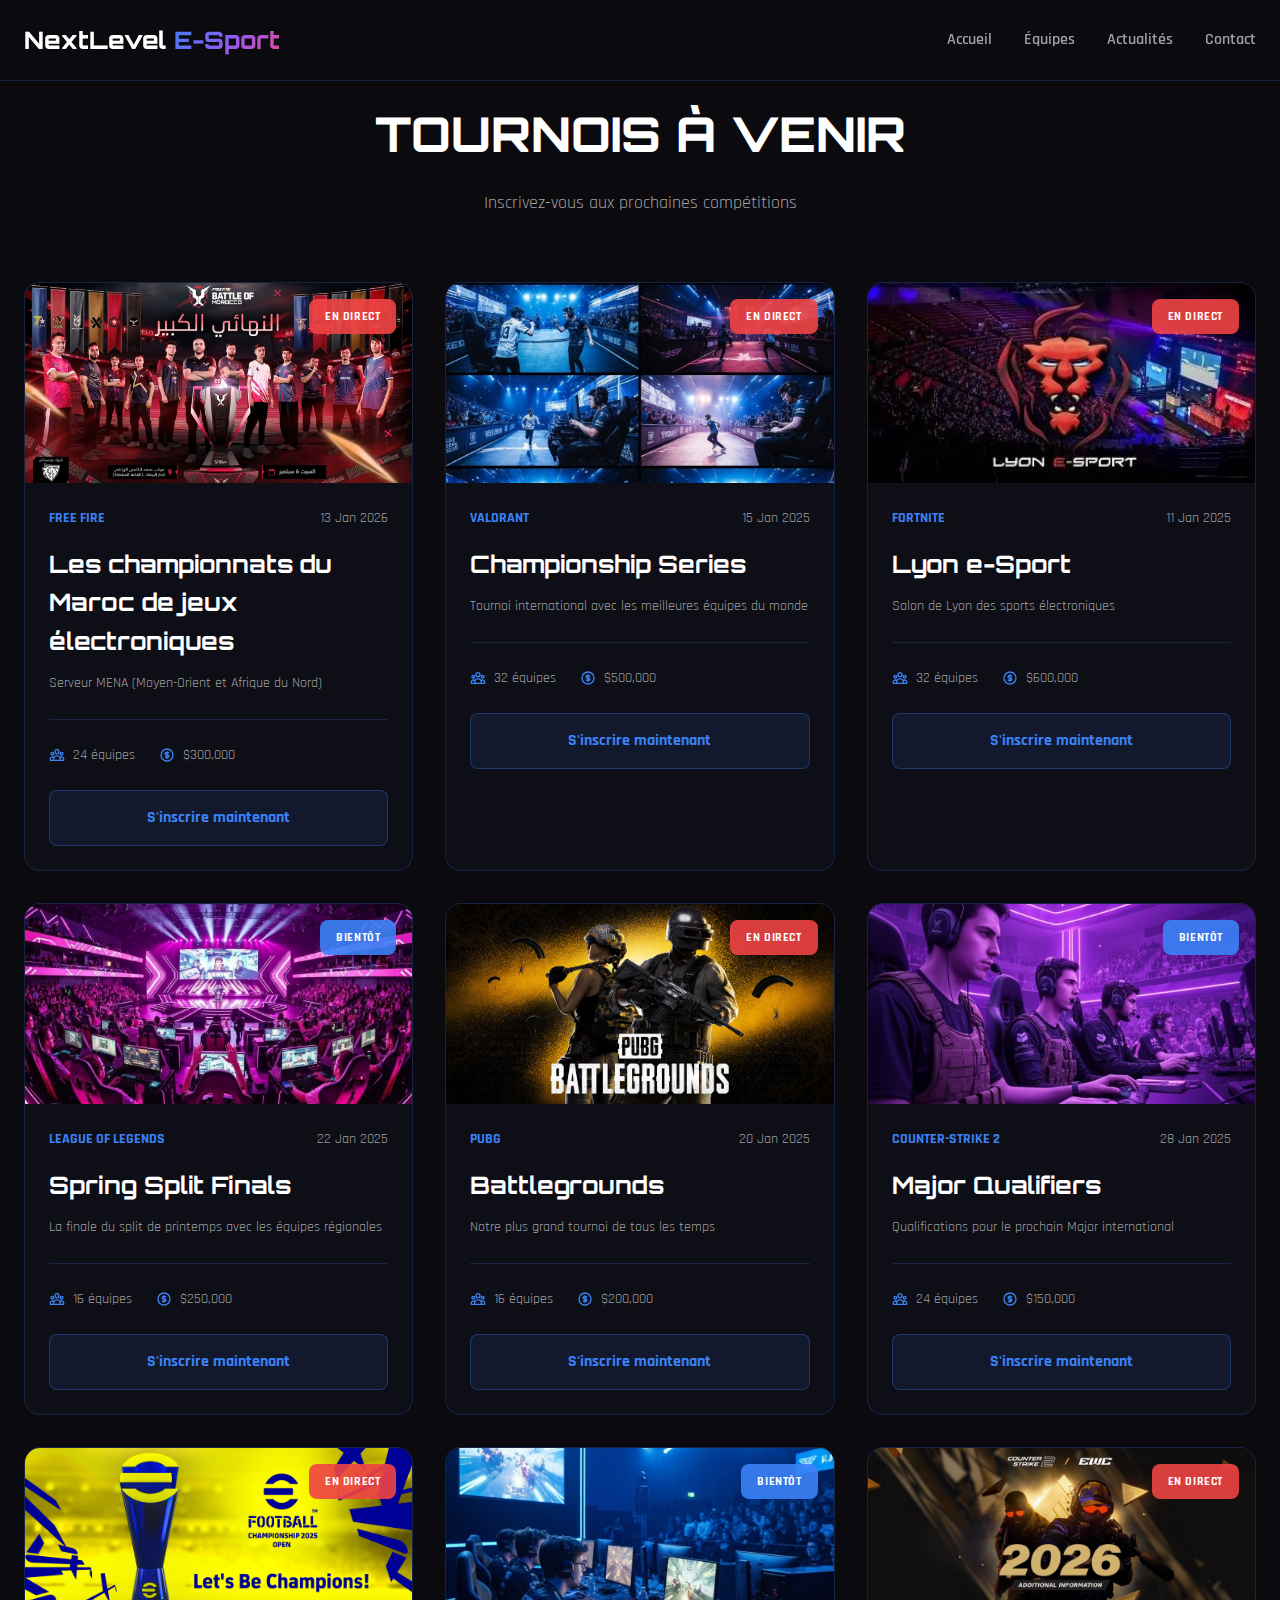
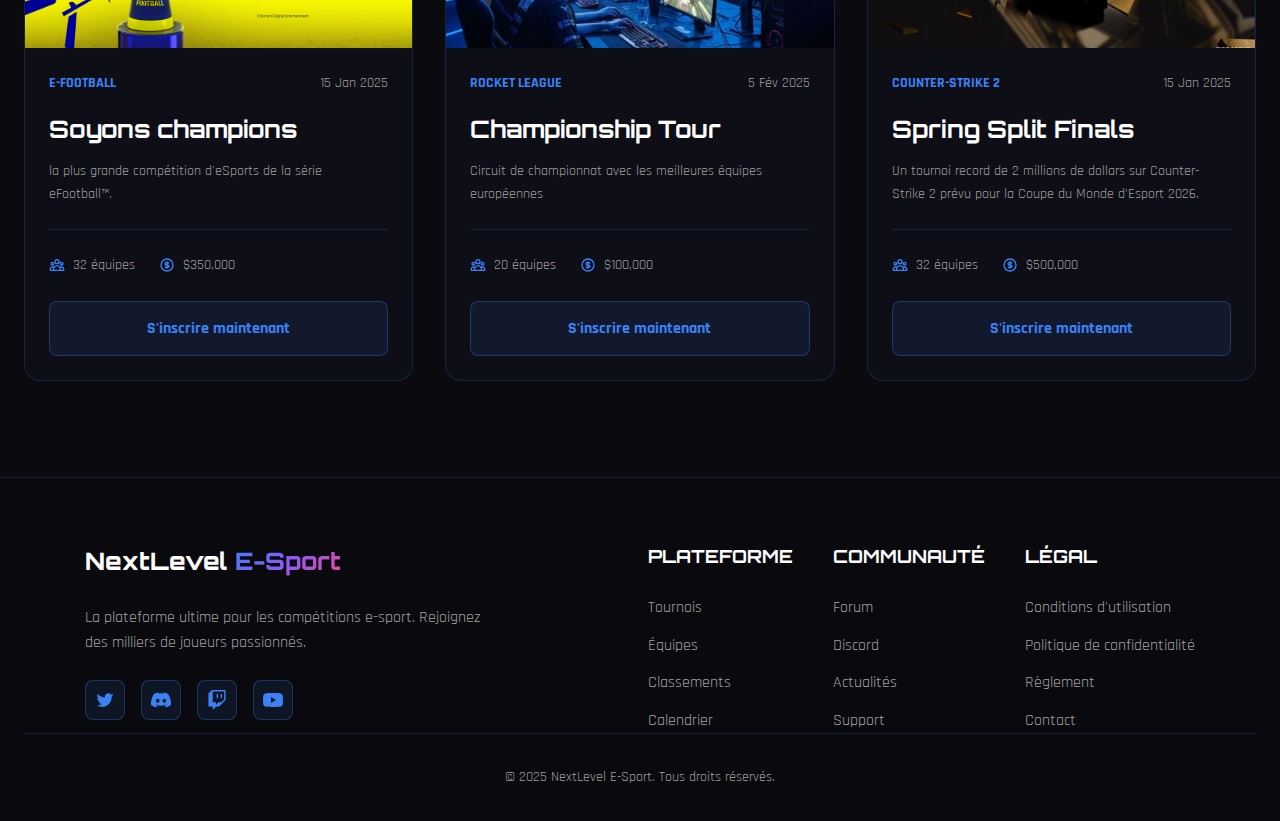
<file: nextlevel-esport-main/tournaments.html>
<!DOCTYPE html>
<html lang="fr">

<head>
    <meta charset="UTF-8">
    <meta name="viewport" content="width=device-width, initial-scale=1.0">
    <title>NextLevel E-Sport - Rejoignez la compétition</title>
    <link rel="stylesheet" href="styles.css">
    <link rel="preconnect" href="https://fonts.googleapis.com">
    <link rel="preconnect" href="https://fonts.gstatic.com" crossorigin>
    <link
        href="https://fonts.googleapis.com/css2?family=Orbitron:wght@400;500;600;700;800;900&family=Rajdhani:wght@300;400;500;600;700&display=swap"
        rel="stylesheet">
</head>

<body>

    <!--start Header -->
    <header class="header">
        <div class="container">
            <div class="header-content">
                <div class="logo">
                    <span class="logo-text">NextLevel</span>
                    <span class="logo-accent">E-Sport</span>
                </div>
                <nav class="nav">
                    <a href="index.html" class="nav-link">Accueil</a>
                    <a href="teams.html" class="nav-link">Équipes</a>
                    <a href="Actualites.html" class="nav-link">Actualités</a>
                    <a href="#contact" class="nav-link">Contact</a>
                </nav>
            </div>
        </div>
    </header>
    <!-- end hader -->

    <!-- start Tournaments Section -->
    <section id="tournaments" class="section">
        <div class="container">
            <div class="section-header">
                <h2 class="section-title">Tournois à venir</h2>
                <p class="section-description">Inscrivez-vous aux prochaines compétitions</p>
            </div>
            <div class="tournaments-grid">
                <!-- start Tournament Card 1 -->
                <div class="tournament-card">
                    <div class="tournament-image">
                        <img src="public/maxresdefault.jpg"
                            alt="Valorant Championship">
                        <div class="tournament-badge live">EN DIRECT</div>
                    </div>
                    <div class="tournament-content">
                        <div class="tournament-meta">
                            <span class="tournament-game">FREE FIRE</span>
                            <span class="tournament-date">13 Jan 2026</span>
                        </div>
                        <h3 class="tournament-title">Les championnats du Maroc de jeux électroniques</h3>
                        <p class="tournament-description">Serveur MENA (Moyen-Orient et Afrique du Nord)</p>
                        <div class="tournament-info">
                            <div class="info-item">
                                <svg class="info-icon" fill="none" stroke="currentColor" viewBox="0 0 24 24">
                                    <path stroke-linecap="round" stroke-linejoin="round" stroke-width="2"
                                        d="M17 20h5v-2a3 3 0 00-5.356-1.857M17 20H7m10 0v-2c0-.656-.126-1.283-.356-1.857M7 20H2v-2a3 3 0 015.356-1.857M7 20v-2c0-.656.126-1.283.356-1.857m0 0a5.002 5.002 0 019.288 0M15 7a3 3 0 11-6 0 3 3 0 016 0zm6 3a2 2 0 11-4 0 2 2 0 014 0zM7 10a2 2 0 11-4 0 2 2 0 014 0z">
                                    </path>
                                </svg>
                                <span>24 équipes</span>
                            </div>
                            <div class="info-item">
                                <svg class="info-icon" fill="none" stroke="currentColor" viewBox="0 0 24 24">
                                    <path stroke-linecap="round" stroke-linejoin="round" stroke-width="2"
                                        d="M12 8c-1.657 0-3 .895-3 2s1.343 2 3 2 3 .895 3 2-1.343 2-3 2m0-8c1.11 0 2.08.402 2.599 1M12 8V7m0 1v8m0 0v1m0-1c-1.11 0-2.08-.402-2.599-1M21 12a9 9 0 11-18 0 9 9 0 0118 0z">
                                    </path>
                                </svg>
                                <span>$300,000</span>
                            </div>
                        </div>
                        <a href="#" class="tournament-button">S'inscrire maintenant</a>
                    </div>
                </div>
                <!-- end Tournament Card 1 -->

                <!-- start Tournament Card 2 -->
                <div class="tournament-card">
                    <div class="tournament-image">
                        <img src="public/esport-championship-finals-highlights-with-blue-li.jpg"
                            alt="Valorant Championship">
                        <div class="tournament-badge live">EN DIRECT</div>
                    </div>
                    <div class="tournament-content">
                        <div class="tournament-meta">
                            <span class="tournament-game">Valorant</span>
                            <span class="tournament-date">15 Jan 2025</span>
                        </div>
                        <h3 class="tournament-title">Championship Series</h3>
                        <p class="tournament-description">Tournoi international avec les meilleures équipes du monde</p>
                        <div class="tournament-info">
                            <div class="info-item">
                                <svg class="info-icon" fill="none" stroke="currentColor" viewBox="0 0 24 24">
                                    <path stroke-linecap="round" stroke-linejoin="round" stroke-width="2"
                                        d="M17 20h5v-2a3 3 0 00-5.356-1.857M17 20H7m10 0v-2c0-.656-.126-1.283-.356-1.857M7 20H2v-2a3 3 0 015.356-1.857M7 20v-2c0-.656.126-1.283.356-1.857m0 0a5.002 5.002 0 019.288 0M15 7a3 3 0 11-6 0 3 3 0 016 0zm6 3a2 2 0 11-4 0 2 2 0 014 0zM7 10a2 2 0 11-4 0 2 2 0 014 0z">
                                    </path>
                                </svg>
                                <span>32 équipes</span>
                            </div>
                            <div class="info-item">
                                <svg class="info-icon" fill="none" stroke="currentColor" viewBox="0 0 24 24">
                                    <path stroke-linecap="round" stroke-linejoin="round" stroke-width="2"
                                        d="M12 8c-1.657 0-3 .895-3 2s1.343 2 3 2 3 .895 3 2-1.343 2-3 2m0-8c1.11 0 2.08.402 2.599 1M12 8V7m0 1v8m0 0v1m0-1c-1.11 0-2.08-.402-2.599-1M21 12a9 9 0 11-18 0 9 9 0 0118 0z">
                                    </path>
                                </svg>
                                <span>$500,000</span>
                            </div>
                        </div>
                        <a href="#" class="tournament-button">S'inscrire maintenant</a>
                    </div>
                </div>
                <!-- end Tournament Card 2 -->

                <!-- start Tournament Card 3 -->
                <div class="tournament-card">
                    <div class="tournament-image">
                        <img src="public/logo-Lyon-esport-e1669955338363.jpg.png"
                            alt="Valorant Championship">
                        <div class="tournament-badge live">EN DIRECT</div>
                    </div>
                    <div class="tournament-content">
                        <div class="tournament-meta">
                            <span class="tournament-game">Fortnite</span>
                            <span class="tournament-date">11 Jan 2025</span>
                        </div>
                        <h3 class="tournament-title">Lyon e-Sport</h3>
                        <p class="tournament-description">Salon de Lyon des sports électroniques</p>
                        <div class="tournament-info">
                            <div class="info-item">
                                <svg class="info-icon" fill="none" stroke="currentColor" viewBox="0 0 24 24">
                                    <path stroke-linecap="round" stroke-linejoin="round" stroke-width="2"
                                        d="M17 20h5v-2a3 3 0 00-5.356-1.857M17 20H7m10 0v-2c0-.656-.126-1.283-.356-1.857M7 20H2v-2a3 3 0 015.356-1.857M7 20v-2c0-.656.126-1.283.356-1.857m0 0a5.002 5.002 0 019.288 0M15 7a3 3 0 11-6 0 3 3 0 016 0zm6 3a2 2 0 11-4 0 2 2 0 014 0zM7 10a2 2 0 11-4 0 2 2 0 014 0z">
                                    </path>
                                </svg>
                                <span>32 équipes</span>
                            </div>
                            <div class="info-item">
                                <svg class="info-icon" fill="none" stroke="currentColor" viewBox="0 0 24 24">
                                    <path stroke-linecap="round" stroke-linejoin="round" stroke-width="2"
                                        d="M12 8c-1.657 0-3 .895-3 2s1.343 2 3 2 3 .895 3 2-1.343 2-3 2m0-8c1.11 0 2.08.402 2.599 1M12 8V7m0 1v8m0 0v1m0-1c-1.11 0-2.08-.402-2.599-1M21 12a9 9 0 11-18 0 9 9 0 0118 0z">
                                    </path>
                                </svg>
                                <span>$600,000</span>
                            </div>
                        </div>
                        <a href="#" class="tournament-button">S'inscrire maintenant</a>
                    </div>
                </div>
                <!-- end Tournament Card 3 -->

                <!-- start Tournament Card 4 -->
                <div class="tournament-card">
                    <div class="tournament-image">
                        <img src="public/moba-esport-tournament-arena-with-pink-neon-lights.jpg"
                            alt="League of Legends">
                        <div class="tournament-badge upcoming">BIENTÔT</div>
                    </div>
                    <div class="tournament-content">
                        <div class="tournament-meta">
                            <span class="tournament-game">League of Legends</span>
                            <span class="tournament-date">22 Jan 2025</span>
                        </div>
                        <h3 class="tournament-title">Spring Split Finals</h3>
                        <p class="tournament-description">La finale du split de printemps avec les équipes régionales
                        </p>
                        <div class="tournament-info">
                            <div class="info-item">
                                <svg class="info-icon" fill="none" stroke="currentColor" viewBox="0 0 24 24">
                                    <path stroke-linecap="round" stroke-linejoin="round" stroke-width="2"
                                        d="M17 20h5v-2a3 3 0 00-5.356-1.857M17 20H7m10 0v-2c0-.656-.126-1.283-.356-1.857M7 20H2v-2a3 3 0 015.356-1.857M7 20v-2c0-.656.126-1.283.356-1.857m0 0a5.002 5.002 0 019.288 0M15 7a3 3 0 11-6 0 3 3 0 016 0zm6 3a2 2 0 11-4 0 2 2 0 014 0zM7 10a2 2 0 11-4 0 2 2 0 014 0z">
                                    </path>
                                </svg>
                                <span>16 équipes</span>
                            </div>
                            <div class="info-item">
                                <svg class="info-icon" fill="none" stroke="currentColor" viewBox="0 0 24 24">
                                    <path stroke-linecap="round" stroke-linejoin="round" stroke-width="2"
                                        d="M12 8c-1.657 0-3 .895-3 2s1.343 2 3 2 3 .895 3 2-1.343 2-3 2m0-8c1.11 0 2.08.402 2.599 1M12 8V7m0 1v8m0 0v1m0-1c-1.11 0-2.08-.402-2.599-1M21 12a9 9 0 11-18 0 9 9 0 0118 0z">
                                    </path>
                                </svg>
                                <span>$250,000</span>
                            </div>
                        </div>
                        <a href="#" class="tournament-button">S'inscrire maintenant</a>
                    </div>
                </div>
                <!-- end Tournament Card 4 -->

                <!-- start Tournament Card 5 -->
                <div class="tournament-card">
                    <div class="tournament-image">
                        <img src="public/pubg-battlegrounds-d4of8.jpg"
                            alt="Valorant Championship">
                        <div class="tournament-badge live">EN DIRECT</div>
                    </div>
                    <div class="tournament-content">
                        <div class="tournament-meta">
                            <span class="tournament-game">pubg</span>
                            <span class="tournament-date">20 Jan 2025</span>
                        </div>
                        <h3 class="tournament-title">Battlegrounds</h3>
                        <p class="tournament-description">Notre plus grand tournoi de tous les temps</p>
                        <div class="tournament-info">
                            <div class="info-item">
                                <svg class="info-icon" fill="none" stroke="currentColor" viewBox="0 0 24 24">
                                    <path stroke-linecap="round" stroke-linejoin="round" stroke-width="2"
                                        d="M17 20h5v-2a3 3 0 00-5.356-1.857M17 20H7m10 0v-2c0-.656-.126-1.283-.356-1.857M7 20H2v-2a3 3 0 015.356-1.857M7 20v-2c0-.656.126-1.283.356-1.857m0 0a5.002 5.002 0 019.288 0M15 7a3 3 0 11-6 0 3 3 0 016 0zm6 3a2 2 0 11-4 0 2 2 0 014 0zM7 10a2 2 0 11-4 0 2 2 0 014 0z">
                                    </path>
                                </svg>
                                <span>16 équipes</span>
                            </div>
                            <div class="info-item">
                                <svg class="info-icon" fill="none" stroke="currentColor" viewBox="0 0 24 24">
                                    <path stroke-linecap="round" stroke-linejoin="round" stroke-width="2"
                                        d="M12 8c-1.657 0-3 .895-3 2s1.343 2 3 2 3 .895 3 2-1.343 2-3 2m0-8c1.11 0 2.08.402 2.599 1M12 8V7m0 1v8m0 0v1m0-1c-1.11 0-2.08-.402-2.599-1M21 12a9 9 0 11-18 0 9 9 0 0118 0z">
                                    </path>
                                </svg>
                                <span>$200,000</span>
                            </div>
                        </div>
                        <a href="#" class="tournament-button">S'inscrire maintenant</a>
                    </div>
                </div>
                <!-- end Tournament Card 5 -->

                <!-- start Tournament Card 6 -->
                <div class="tournament-card">
                    <div class="tournament-image">
                        <img src="public/tactical-shooter-esport-tournament-with-purple-neo.jpg" alt="CS2">
                        <div class="tournament-badge upcoming">BIENTÔT</div>
                    </div>
                    <div class="tournament-content">
                        <div class="tournament-meta">
                            <span class="tournament-game">Counter-Strike 2</span>
                            <span class="tournament-date">28 Jan 2025</span>
                        </div>
                        <h3 class="tournament-title">Major Qualifiers</h3>
                        <p class="tournament-description">Qualifications pour le prochain Major international</p>
                        <div class="tournament-info">
                            <div class="info-item">
                                <svg class="info-icon" fill="none" stroke="currentColor" viewBox="0 0 24 24">
                                    <path stroke-linecap="round" stroke-linejoin="round" stroke-width="2"
                                        d="M17 20h5v-2a3 3 0 00-5.356-1.857M17 20H7m10 0v-2c0-.656-.126-1.283-.356-1.857M7 20H2v-2a3 3 0 015.356-1.857M7 20v-2c0-.656.126-1.283.356-1.857m0 0a5.002 5.002 0 019.288 0M15 7a3 3 0 11-6 0 3 3 0 016 0zm6 3a2 2 0 11-4 0 2 2 0 014 0zM7 10a2 2 0 11-4 0 2 2 0 014 0z">
                                    </path>
                                </svg>
                                <span>24 équipes</span>
                            </div>
                            <div class="info-item">
                                <svg class="info-icon" fill="none" stroke="currentColor" viewBox="0 0 24 24">
                                    <path stroke-linecap="round" stroke-linejoin="round" stroke-width="2"
                                        d="M12 8c-1.657 0-3 .895-3 2s1.343 2 3 2 3 .895 3 2-1.343 2-3 2m0-8c1.11 0 2.08.402 2.599 1M12 8V7m0 1v8m0 0v1m0-1c-1.11 0-2.08-.402-2.599-1M21 12a9 9 0 11-18 0 9 9 0 0118 0z">
                                    </path>
                                </svg>
                                <span>$150,000</span>
                            </div>
                        </div>
                        <a href="#" class="tournament-button">S'inscrire maintenant</a>
                    </div>
                </div>
                <!-- end Tournament Card 6 -->

                <!-- start Tournament Card 7 -->
                <div class="tournament-card">
                    <div class="tournament-image">
                        <img src="public/008_eFootball-Championship-2024_Open_参加告知.png"
                            alt="Valorant Championship">
                        <div class="tournament-badge live">EN DIRECT</div>
                    </div>
                    <div class="tournament-content">
                        <div class="tournament-meta">
                            <span class="tournament-game">E-football</span>
                            <span class="tournament-date">15 Jan 2025</span>
                        </div>
                        <h3 class="tournament-title">Soyons champions</h3>
                        <p class="tournament-description">la plus grande compétition d'eSports de la série eFootball™.</p>
                        <div class="tournament-info">
                            <div class="info-item">
                                <svg class="info-icon" fill="none" stroke="currentColor" viewBox="0 0 24 24">
                                    <path stroke-linecap="round" stroke-linejoin="round" stroke-width="2"
                                        d="M17 20h5v-2a3 3 0 00-5.356-1.857M17 20H7m10 0v-2c0-.656-.126-1.283-.356-1.857M7 20H2v-2a3 3 0 015.356-1.857M7 20v-2c0-.656.126-1.283.356-1.857m0 0a5.002 5.002 0 019.288 0M15 7a3 3 0 11-6 0 3 3 0 016 0zm6 3a2 2 0 11-4 0 2 2 0 014 0zM7 10a2 2 0 11-4 0 2 2 0 014 0z">
                                    </path>
                                </svg>
                                <span>32 équipes</span>
                            </div>
                            <div class="info-item">
                                <svg class="info-icon" fill="none" stroke="currentColor" viewBox="0 0 24 24">
                                    <path stroke-linecap="round" stroke-linejoin="round" stroke-width="2"
                                        d="M12 8c-1.657 0-3 .895-3 2s1.343 2 3 2 3 .895 3 2-1.343 2-3 2m0-8c1.11 0 2.08.402 2.599 1M12 8V7m0 1v8m0 0v1m0-1c-1.11 0-2.08-.402-2.599-1M21 12a9 9 0 11-18 0 9 9 0 0118 0z">
                                    </path>
                                </svg>
                                <span>$350,000</span>
                            </div>
                        </div>
                        <a href="#" class="tournament-button">S'inscrire maintenant</a>
                    </div>
                </div>
                <!-- ------------------------------ -->
                <div class="tournament-card">
                    <div class="tournament-image">
                        <img src="public/esport-tournament-championship-with-neon-blue-ligh.jpg" alt="Rocket League">
                        <div class="tournament-badge upcoming">BIENTÔT</div>
                    </div>
                    <div class="tournament-content">
                        <div class="tournament-meta">
                            <span class="tournament-game">Rocket League</span>
                            <span class="tournament-date">5 Fév 2025</span>
                        </div>
                        <h3 class="tournament-title">Championship Tour</h3>
                        <p class="tournament-description">Circuit de championnat avec les meilleures équipes européennes
                        </p>
                        <div class="tournament-info">
                            <div class="info-item">
                                <svg class="info-icon" fill="none" stroke="currentColor" viewBox="0 0 24 24">
                                    <path stroke-linecap="round" stroke-linejoin="round" stroke-width="2"
                                        d="M17 20h5v-2a3 3 0 00-5.356-1.857M17 20H7m10 0v-2c0-.656-.126-1.283-.356-1.857M7 20H2v-2a3 3 0 015.356-1.857M7 20v-2c0-.656.126-1.283.356-1.857m0 0a5.002 5.002 0 019.288 0M15 7a3 3 0 11-6 0 3 3 0 016 0zm6 3a2 2 0 11-4 0 2 2 0 014 0zM7 10a2 2 0 11-4 0 2 2 0 014 0z">
                                    </path>
                                </svg>
                                <span>20 équipes</span>
                            </div>
                            <div class="info-item">
                                <svg class="info-icon" fill="none" stroke="currentColor" viewBox="0 0 24 24">
                                    <path stroke-linecap="round" stroke-linejoin="round" stroke-width="2"
                                        d="M12 8c-1.657 0-3 .895-3 2s1.343 2 3 2 3 .895 3 2-1.343 2-3 2m0-8c1.11 0 2.08.402 2.599 1M12 8V7m0 1v8m0 0v1m0-1c-1.11 0-2.08-.402-2.599-1M21 12a9 9 0 11-18 0 9 9 0 0118 0z">
                                    </path>
                                </svg>
                                <span>$100,000</span>
                            </div>
                        </div>
                        <a href="#" class="tournament-button">S'inscrire maintenant</a>
                    </div>
                </div>

                <!-- ------------------------ -->
                <div class="tournament-card">
                    <div class="tournament-image">
                        <img src="public/counter-strike-2-esports-world-cup-2026.png"
                            alt="Valorant Championship">
                        <div class="tournament-badge live">EN DIRECT</div>
                    </div>
                    <div class="tournament-content">
                        <div class="tournament-meta">
                            <span class="tournament-game">Counter-Strike 2</span>
                            <span class="tournament-date">15 Jan 2025</span>
                        </div>
                        <h3 class="tournament-title">Spring Split Finals</h3>
                        <p class="tournament-description">Un tournoi record de 2 millions de dollars sur Counter-Strike 2 prévu pour la Coupe du Monde d’Esport 2026.</p>
                        <div class="tournament-info">
                            <div class="info-item">
                                <svg class="info-icon" fill="none" stroke="currentColor" viewBox="0 0 24 24">
                                    <path stroke-linecap="round" stroke-linejoin="round" stroke-width="2"
                                        d="M17 20h5v-2a3 3 0 00-5.356-1.857M17 20H7m10 0v-2c0-.656-.126-1.283-.356-1.857M7 20H2v-2a3 3 0 015.356-1.857M7 20v-2c0-.656.126-1.283.356-1.857m0 0a5.002 5.002 0 019.288 0M15 7a3 3 0 11-6 0 3 3 0 016 0zm6 3a2 2 0 11-4 0 2 2 0 014 0zM7 10a2 2 0 11-4 0 2 2 0 014 0z">
                                    </path>
                                </svg>
                                <span>32 équipes</span>
                            </div>
                            <div class="info-item">
                                <svg class="info-icon" fill="none" stroke="currentColor" viewBox="0 0 24 24">
                                    <path stroke-linecap="round" stroke-linejoin="round" stroke-width="2"
                                        d="M12 8c-1.657 0-3 .895-3 2s1.343 2 3 2 3 .895 3 2-1.343 2-3 2m0-8c1.11 0 2.08.402 2.599 1M12 8V7m0 1v8m0 0v1m0-1c-1.11 0-2.08-.402-2.599-1M21 12a9 9 0 11-18 0 9 9 0 0118 0z">
                                    </path>
                                </svg>
                                <span>$500,000</span>
                            </div>
                        </div>
                        <a href="#" class="tournament-button">S'inscrire maintenant</a>
                    </div>
                </div>
                <!-- ------------------------ -->
            </div>

        </div>
    </section>
    <!-- end section -->


    <!--start  Footer -->
    <footer id="contact" class="footer">
        <div class="container">
            <div class="footer-content">
                <div class="footer-brand">
                    <div class="logo">
                        <span class="logo-text">NextLevel</span>
                        <span class="logo-accent">E-Sport</span>
                    </div>
                    <p class="footer-tagline">
                        La plateforme ultime pour les compétitions e-sport. Rejoignez des milliers de joueurs
                        passionnés.
                    </p>
                    <div class="social-links">
                        <a href="#" class="social-link" aria-label="Twitter">
                            <svg fill="currentColor" viewBox="0 0 24 24">
                                <path
                                    d="M8.29 20.251c7.547 0 11.675-6.253 11.675-11.675 0-.178 0-.355-.012-.53A8.348 8.348 0 0022 5.92a8.19 8.19 0 01-2.357.646 4.118 4.118 0 001.804-2.27 8.224 8.224 0 01-2.605.996 4.107 4.107 0 00-6.993 3.743 11.65 11.65 0 01-8.457-4.287 4.106 4.106 0 001.27 5.477A4.072 4.072 0 012.8 9.713v.052a4.105 4.105 0 003.292 4.022 4.095 4.095 0 01-1.853.07 4.108 4.108 0 003.834 2.85A8.233 8.233 0 012 18.407a11.616 11.616 0 006.29 1.84">
                                </path>
                            </svg>
                        </a>
                        <a href="#" class="social-link" aria-label="Discord">
                            <svg fill="currentColor" viewBox="0 0 24 24">
                                <path
                                    d="M20.317 4.37a19.791 19.791 0 00-4.885-1.515.074.074 0 00-.079.037c-.21.375-.444.864-.608 1.25a18.27 18.27 0 00-5.487 0 12.64 12.64 0 00-.617-1.25.077.077 0 00-.079-.037A19.736 19.736 0 003.677 4.37a.07.07 0 00-.032.027C.533 9.046-.32 13.58.099 18.057a.082.082 0 00.031.057 19.9 19.9 0 005.993 3.03.078.078 0 00.084-.028c.462-.63.874-1.295 1.226-1.994a.076.076 0 00-.041-.106 13.107 13.107 0 01-1.872-.892.077.077 0 01-.008-.128 10.2 10.2 0 00.372-.292.074.074 0 01.077-.01c3.928 1.793 8.18 1.793 12.062 0a.074.074 0 01.078.01c.12.098.246.198.373.292a.077.077 0 01-.006.127 12.299 12.299 0 01-1.873.892.077.077 0 00-.041.107c.36.698.772 1.362 1.225 1.993a.076.076 0 00.084.028 19.839 19.839 0 006.002-3.03.077.077 0 00.032-.054c.5-5.177-.838-9.674-3.549-13.66a.061.061 0 00-.031-.03zM8.02 15.33c-1.183 0-2.157-1.085-2.157-2.419 0-1.333.956-2.419 2.157-2.419 1.21 0 2.176 1.096 2.157 2.42 0 1.333-.956 2.418-2.157 2.418zm7.975 0c-1.183 0-2.157-1.085-2.157-2.419 0-1.333.955-2.419 2.157-2.419 1.21 0 2.176 1.096 2.157 2.42 0 1.333-.946 2.418-2.157 2.418z">
                                </path>
                            </svg>
                        </a>
                        <a href="#" class="social-link" aria-label="Twitch">
                            <svg fill="currentColor" viewBox="0 0 24 24">
                                <path
                                    d="M11.571 4.714h1.715v5.143H11.57zm4.715 0H18v5.143h-1.714zM6 0L1.714 4.286v15.428h5.143V24l4.286-4.286h3.428L22.286 12V0zm14.571 11.143l-3.428 3.428h-3.429l-3 3v-3H6.857V1.714h13.714Z">
                                </path>
                            </svg>
                        </a>
                        <a href="#" class="social-link" aria-label="YouTube">
                            <svg fill="currentColor" viewBox="0 0 24 24">
                                <path
                                    d="M23.498 6.186a3.016 3.016 0 0 0-2.122-2.136C19.505 3.545 12 3.545 12 3.545s-7.505 0-9.377.505A3.017 3.017 0 0 0 .502 6.186C0 8.07 0 12 0 12s0 3.93.502 5.814a3.016 3.016 0 0 0 2.122 2.136c1.871.505 9.376.505 9.376.505s7.505 0 9.377-.505a3.015 3.015 0 0 0 2.122-2.136C24 15.93 24 12 24 12s0-3.93-.502-5.814zM9.545 15.568V8.432L15.818 12l-6.273 3.568z">
                                </path>
                            </svg>
                        </a>
                    </div>
                </div>
                <div class="footer-links">
                    <div class="footer-column">
                        <h3 class="footer-heading">Plateforme</h3>
                        <ul class="footer-list">
                            <li><a href="index.html" class="footer-link">Tournois</a></li>
                            <li><a href="teams.html" class="footer-link">Équipes</a></li>
                            <li><a href="#" class="footer-link">Classements</a></li>
                            <li><a href="#" class="footer-link">Calendrier</a></li>
                        </ul>
                    </div>
                    <div class="footer-column">
                        <h3 class="footer-heading">Communauté</h3>
                        <ul class="footer-list">
                            <li><a href="#" class="footer-link">Forum</a></li>
                            <li><a href="#" class="footer-link">Discord</a></li>
                            <li><a href="#news" class="footer-link">Actualités</a></li>
                            <li><a href="#" class="footer-link">Support</a></li>
                        </ul>
                    </div>
                    <div class="footer-column">
                        <h3 class="footer-heading">Légal</h3>
                        <ul class="footer-list">
                            <li><a href="#" class="footer-link">Conditions d'utilisation</a></li>
                            <li><a href="#" class="footer-link">Politique de confidentialité</a></li>
                            <li><a href="#" class="footer-link">Règlement</a></li>
                            <li><a href="#" class="footer-link">Contact</a></li>
                        </ul>
                    </div>
                </div>
            </div>
            <div class="footer-bottom">
                <p class="footer-copyright">© 2025 NextLevel E-Sport. Tous droits réservés.</p>
            </div>
        </div>
    </footer>

    <!-- end footer -->
</body>

</html>
</file>
<file: nextlevel-esport-main/style2.css>
* {
  margin: 0;
  padding: 0;
  box-sizing: border-box;
}

html {
  scroll-behavior: smooth;
}

body {
  font-family: "Rajdhani", sans-serif;
  background: radial-gradient(circle at top, #1a1a2e, #0d0d0f);
  color: #e0e0e0;
  line-height: 1.6;
  overflow-x: hidden;
}

/* Container */
.container {
  max-width: 1280px;
  margin: 0 auto;
  padding: 0 1.5rem;
}

/* Header */
.header {
  position: fixed;
  top: 0;
  left: 0;
  right: 0;
  z-index: 1000;
  background: rgba(10, 10, 15, 0.8);
  backdrop-filter: blur(12px);
  border-bottom: 1px solid rgba(59, 130, 246, 0.2);
}

.header-content {
  display: flex;
  align-items: center;
  justify-content: space-between;
  height: 80px;
}

.logo {
  display: flex;
  align-items: center;
  gap: 0.5rem;
  font-family: "Orbitron", sans-serif;
  font-size: 1.5rem;
  font-weight: 800;
}

.logo-text {
  color: #ffffff;
}

.logo-accent {
  background: linear-gradient(135deg, #3b82f6 0%, #8b5cf6 50%, #ec4899 100%);
  -webkit-background-clip: text;
  background-clip: text;
  -webkit-text-fill-color: transparent;
}

.nav {
  display: flex;
  gap: 2rem;
}

.nav-link {
  color: #a0a0a0;
  text-decoration: none;
  font-weight: 600;
  font-size: 1rem;
  transition: color 0.3s ease;
  position: relative;
}

.nav-link:hover {
  color: #3b82f6;
}

.nav-link::after {
  content: "";
  position: absolute;
  bottom: -4px;
  left: 0;
  width: 0;
  height: 2px;
  background: linear-gradient(90deg, #3b82f6, #8b5cf6);
  transition: width 0.3s ease;
}

.nav-link:hover::after {
  width: 100%;
}

.return {
  background: #3f3b3b;
  padding: 10px 30px;
  border-radius: 10px;
  position: relative;
}
.return:hover {
  background: #000000;
}

.return::after,
.return::before {
  content: "";
  position: absolute;
  height: 100%;
  width: 100%;
  background: linear-gradient(
    120deg,
    #fa5454 0%,
    #0095ff 25%,
    #3700ff 50%,
    #fc02fc 75%,
    #ff0066 100%
  );
  top: 50%;
  left: 50%;
  transform: translate(-49.8%, -50%);
  border-radius: 10px;
  padding: 3px;
  z-index: -1;
  animation: glowing 3s linear infinite;
  background-size: 400%;
}

.return::before {
  filter: blur(1.5rem);
}

.return a {
  text-decoration: none;
  text-transform: uppercase;
  font-size: 1rem;
  color: #fff;
}

/* start Section one*/

.section_tournoaw2 {
  margin-top: 90px;
}

.h1_style {
  display: flex;
  justify-content: center;
  align-items: center;
  background-color: #000000;
  margin: 100px 200px 50px 200px;
  border-radius: 20px;
  position: relative;
}
.h1_style::after,
.h1_style::before {
  content: "";
  position: absolute;
  width: 100%;
  height: 100%;
  background: linear-gradient(135deg, #ff0000 0%, #0095ff 50%, #3700ff 100%);
  top: 50%;
  left: 50%;
  transform: translate(-50%, -50%);
  z-index: -1;
  padding: 2px;
  border-radius: 20px;
  animation: glowing 3s linear infinite;
  background-size: 400%;
}

.h1_style::before {
  filter: blur(1rem);
}

@keyframes glowing {
  0% {
    background-position: 0 0;
  }
  50% {
    background-position: 100% 100%;
  }
  100% {
    background-position: 0 0;
  }
}

h1 {
  background: linear-gradient(135deg, #3b82f6 0%, #8b5cf6 50%, #ec4899 100%);
  background-clip: text;
  -webkit-text-fill-color: transparent;
  font-family: "Orbitron", sans-serif;
  font-size: 2.125rem;
  font-weight: 700;
  text-transform: uppercase;
}

/* end H1 */

.the_cards {
  display: grid;
  grid-template-columns: repeat(3, 1fr);
  gap: 100px;
  margin: 0 100px;
  /* padding: 20px 0; */
}

.the_cards .cards {
  text-align: center;
  background: #000000;
  display: flex;
  flex-direction: column;
  border-radius: 10px;
  padding: 5px 5px 50px 5px;
  box-shadow: 0 20px 40px rgba(255, 112, 112, 0.2);
  z-index: 1;
}
.the_cards .cards:hover {
  padding: 6px 6px 51px 6px;
  transition: all 0.3s ease;
  box-shadow: 0 20px 40px rgba(59, 130, 246, 0.3);
}

.the_cards .cards img {
  width: 350px;
  height: 200px;
  margin-bottom: 20px;
  border-radius: 10px;
}

.the_cards .cards .this_a {
  background-color: #494949;
  padding: 10px;
  width: 200px;
  margin: 0 0 0 80px;
  border-radius: 10px;
  position: relative;
}

.the_cards .cards .this_a:hover {
  background-color: #000000;
}
.the_cards .cards .this_a::after,
.the_cards .cards .this_a::before {
  content: "";
  position: absolute;
  width: 100%;
  height: 100%;
  background: linear-gradient(135deg, #ff0000 0%, #0095ff 50%, #3700ff 100%);
  top: 50%;
  left: 50%;
  transform: translate(-50%, -50%);
  z-index: -1;
  padding: 3px;
  border-radius: 10px;
  animation: glowing 3s linear infinite;
  background-size: 400%;
}

.the_cards .cards .this_a:hover::before {
  filter: blur(1.2rem);
}

.the_cards .cards .this_a a {
  background: linear-gradient(135deg, #3b82f6 0%, #8b5cf6 50%, #ec4899 100%);
  background-clip: text;
  -webkit-text-fill-color: transparent;
  text-decoration: none;
  text-transform: uppercase;
}
/* end Section one*/

/* start Section two*/
.text_p p {
  margin: 10px 100px;
  text-transform: inherit;
  font-size: 2.5rem;
}

.text_p p .span1 {
  margin: 0 50px 0 165px;
}

.text_p p .span2 {
  margin: 0 50px 0 159px;
}

.text_p p .span3 {
  margin: 0 0 0 87px;
}

.text_p p .span3 {
  margin: 0 0 0 87px;
}

.text_p p::selection {
  color: red;
  /* background: transparent; */
}

/* ------------------------------ */

.vs_team,
.other_team .vs_team2 {
  display: flex;
  justify-content: center;
}
.vs_team img {
  width: 350px;
  height: 250px;
  border-radius: 10px;
}

.vs_team img {
  width: 350px;
  height: 250px;
  border-radius: 10px;
}
.other_team .vs_team2 img {
  width: 300px;
  height: 300px;
  border-radius: 50%;
}
.vs_team h3,
.other_team .vs_team2 h3 {
  text-transform: uppercase;
  font-size: 5rem;
  color: #fff;
  margin: 60px 20px 0 20px;
}
.other_team .vs_team2 h3 {
  margin: 85px 50px 0 50px;
}

.other_team .vs_team2 {
  margin-bottom: 20px;
}

.vs1 {
  position: relative;
}

.vs1::after,
.vs1::before {
  content: "";
  position: absolute;
  height: 100%;
  width: 100%;
  background: linear-gradient(135deg, #ff0000 0%, #0095ff 50%, #3700ff 100%);
  top: 50%;
  left: 50%;
  transform: translate(-50%, -51%);
  z-index: -1;
  border-radius: 50%;
  padding: 2px;
  animation: glowing 2s linear infinite;
  background-size: 400%;
}
.vs1::before {
  filter: blur(1.5rem);
}
.vs1:hover::before {
  filter: blur(0rem);
}

/* -------------------------- */

.time1 p,
.time2 p {
  text-align: center;
  transform: translate(0.4%);
  text-transform: uppercase;
  font-size: 3rem;
  color: #8c8b8b;
}

.time2 p {
  margin: 20px 0;
}
.the_teams2 {
  text-align: center;
  transform: translate(0.8%);
  text-transform: uppercase;
  font-size: 3rem;
  color: #ffffff;
  margin-bottom: 50px;
}

/* ------------------------ */

.Shinobi_team h2 {
  text-align: center;
  text-decoration: underline;
  font-size: 1.5rem;
  text-transform: uppercase;
  font-weight: 900;
  color: red;
}

.Shinobi_team .shinobi_card {
  display: flex;
  justify-content: center;
}

.Shinobi_team .shinobi_card img {
  width: 350px;
  height: 250px;
  margin: 17px 0 0 50px;
  border-radius: 15px;
}
.Shinobi_team .shinobi_card ul li {
  margin: 35px 0 0 50px;
}
.Shinobi_team .shinobi_card ul li span {
  color: #3700ff;
}

.people_cards {
  margin: 50px 200px 0 210px;
}

.people_cards:hover {
  margin: 55px 205px 5px 215px;
}

.people_cards .the_cards {
  display: flex;
  justify-content: center;
  background-color: rgb(0, 0, 0);
  margin: 0 0 50px 0;
  padding: 15px 0 15px 15px;
  border-radius: 10px;
  position: relative;
}

.people_cards .the_cards::after,
.people_cards .the_cards::before {
  content: "";
  position: absolute;
  width: 100%;
  height: 100%;
  background: linear-gradient(
    90deg,
    #ff0000 0%,
    #ffe100 25%,
    #26ff00 50%,
    #00e5ff 75%,
    #3700ff 100%
  );
  top: 50%;
  left: 50%;
  transform: translate(-50%, -50%);
  padding: 3px;
  border-radius: 10px;
  z-index: -1;
  animation: glowing 3s linear infinite;
  background-size: 400%;
}

.people_cards .the_cards:hover::before 
{
  filter: blur(1rem);
}

.people_cards .the_cards img {
  width: 200px;
  height: 150px;
  border-radius: 50%;
}
.people_cards .the_cards p {
  margin: 40px 0 0 0;
  text-transform: uppercase;
  font-size: 1rem;
}
.people_cards .the_cards p .spanOne {
  color: red;
}
.people_cards .the_cards p .spanTwo {
  color: rgb(30, 0, 255);
}

/* ------------------------- */

/* end Section two*/

/* start footer */
.footer {
  background: rgba(10, 10, 15, 0.95);
  border-top: 1px solid rgba(59, 130, 246, 0.2);
  padding: 4rem 0 2rem;
  margin-top: 20px;
}

.footer-content {
  display: flex;
  justify-content: space-between;
}

.footer-brand {
  max-width: 400px;
}

.footer-tagline {
  color: #a0a0a0;
  margin: 1.5rem 0;
  line-height: 1.6;
}

.social-links {
  display: flex;
  gap: 1rem;
}

.social-link {
  display: flex;
  align-items: center;
  justify-content: center;
  width: 40px;
  height: 40px;
  background: rgba(59, 130, 246, 0.1);
  border: 1px solid rgba(59, 130, 246, 0.3);
  border-radius: 0.5rem;
  color: #3b82f6;
  transition: all 0.3s ease;
}

.social-link:hover {
  background: rgba(59, 130, 246, 0.2);
  border-color: rgba(59, 130, 246, 0.5);
  box-shadow: 0 0 20px rgba(59, 130, 246, 0.3);
  transform: translateY(-2px);
}

.social-link svg {
  width: 20px;
  height: 20px;
}

footer .links2 .nav {
  display: flex;
  justify-content: space-around;
}

.footer-bottom {
  padding-top: 2rem;
  border-top: 1px solid rgba(59, 130, 246, 0.2);
  text-align: center;
}

.footer-copyright {
  color: #a0a0a0;
  font-size: 0.875rem;
}
</file>
<file: nextlevel-esport-main/styles.css>
/* Reset and Base Styles */
* {
  margin: 0;
  padding: 0;
  box-sizing: border-box;
}

html {
  scroll-behavior: smooth;
}

body {
  font-family: "Rajdhani", sans-serif;
  background-color: #0a0a0f;
  color: #e0e0e0;
  line-height: 1.6;
  overflow-x: hidden;
}

/* Container */
.container {
  max-width: 1280px;
  margin: 0 auto;
  padding: 0 1.5rem;
}

/* Header */
.header {
  position: fixed;
  top: 0;
  left: 0;
  right: 0;
  z-index: 1000;
  background: rgba(10, 10, 15, 0.8);
  backdrop-filter: blur(12px);
  border-bottom: 1px solid rgba(59, 130, 246, 0.2);
}

.header-content {
  display: flex;
  align-items: center;
  justify-content: space-between;
  height: 80px;
}

.logo {
  display: flex;
  align-items: center;
  gap: 0.5rem;
  font-family: "Orbitron", sans-serif;
  font-size: 1.5rem;
  font-weight: 800;
}

.logo-text {
  color: #ffffff;
}

.logo-accent {
  background: linear-gradient(135deg, #3b82f6 0%, #8b5cf6 50%, #ec4899 100%);
  -webkit-background-clip: text;
  background-clip: text;
  -webkit-text-fill-color: transparent;
}

.nav {
  display: flex;
  gap: 2rem;
}

.nav-link {
  color: #a0a0a0;
  text-decoration: none;
  font-weight: 600;
  font-size: 1rem;
  transition: color 0.3s ease;
  position: relative;
}

.nav-link:hover {
  color: #3b82f6;
}

.nav-link::after {
  content: "";
  position: absolute;
  bottom: -4px;
  left: 0;
  width: 0;
  height: 2px;
  background: linear-gradient(90deg, #3b82f6, #8b5cf6);
  transition: width 0.3s ease;
}

.nav-link:hover::after {
  width: 100%;
}

/* Hero Section */
.hero {
  position: relative;
  min-height: 100vh;
  display: flex;
  align-items: center;
  overflow: hidden;
  padding-top: 80px;
}

.hero-bg {
  position: absolute;
  inset: 0;
  background-image: url("/placeholder.svg?height=1080&width=1920");
  background-size: cover;
  background-position: center;
  filter: brightness(0.3);
}

.hero-overlay {
  position: absolute;
  inset: 0;
  background: linear-gradient(
    135deg,
    rgba(59, 130, 246, 0.1) 0%,
    rgba(139, 92, 246, 0.1) 50%,
    rgba(236, 72, 153, 0.1) 100%
  );
}

.hero-container {
  position: relative;
  z-index: 10;
}

.hero-content {
  max-width: 800px;
  padding: 4rem 0;
}

.hero-badge {
  display: inline-flex;
  align-items: center;
  gap: 0.5rem;
  padding: 0.5rem 1rem;
  background: rgba(59, 130, 246, 0.1);
  border: 1px solid rgba(59, 130, 246, 0.3);
  border-radius: 9999px;
  font-size: 0.875rem;
  font-weight: 600;
  color: #60a5fa;
  margin-bottom: 2rem;
}

.badge-dot {
  width: 8px;
  height: 8px;
  background: #3b82f6;
  border-radius: 50%;
  animation: pulse 2s infinite;
}

@keyframes pulse {
  0%,
  100% {
    opacity: 1;
  }
  50% {
    opacity: 0.5;
  }
}

.hero-title {
  font-family: "Orbitron", sans-serif;
  font-size: 4.5rem;
  font-weight: 900;
  line-height: 1.1;
  margin-bottom: 1.5rem;
  color: #ffffff;
  text-transform: uppercase;
  letter-spacing: -0.02em;
}

.hero-title-gradient {
  background: linear-gradient(135deg, #3b82f6 0%, #8b5cf6 50%, #ec4899 100%);
  -webkit-background-clip: text;
  background-clip: text;
  -webkit-text-fill-color: transparent;
  display: inline-block;
}

.hero-description {
  font-size: 1.25rem;
  color: #a0a0a0;
  margin-bottom: 2.5rem;
  line-height: 1.8;
}

.hero-button {
  display: inline-flex;
  align-items: center;
  gap: 0.75rem;
  padding: 1rem 2rem;
  background: linear-gradient(135deg, #3b82f6 0%, #8b5cf6 100%);
  color: #ffffff;
  text-decoration: none;
  font-weight: 700;
  font-size: 1.125rem;
  border-radius: 0.5rem;
  transition: all 0.3s ease;
  box-shadow: 0 0 30px rgba(59, 130, 246, 0.4);
}

.hero-button:hover {
  transform: translateY(-2px);
  box-shadow: 0 0 40px rgba(59, 130, 246, 0.6);
}

.button-icon {
  width: 20px;
  height: 20px;
}

.hero-stats {
  display: flex;
  align-items: center;
  gap: 2rem;
  margin-top: 4rem;
  padding: 2rem;
  background: rgba(15, 15, 25, 0.6);
  backdrop-filter: blur(12px);
  border: 1px solid rgba(59, 130, 246, 0.2);
  border-radius: 1rem;
}

.stat-item {
  flex: 1;
  text-align: center;
}

.stat-value {
  font-family: "Orbitron", sans-serif;
  font-size: 2rem;
  font-weight: 800;
  color: #3b82f6;
  margin-bottom: 0.25rem;
}

.stat-label {
  font-size: 0.875rem;
  color: #a0a0a0;
  text-transform: uppercase;
  letter-spacing: 0.05em;
}

.stat-divider {
  width: 1px;
  height: 40px;
  background: rgba(59, 130, 246, 0.2);
}

.new_tournowa {
  display: flex;
  justify-content: center;
  align-items: center;
}

.new_tournowa a {
  padding: 10px 50px;
  color: #fff;
  text-decoration: none;
  font-weight: 700;
  font-size: 1.125rem;
  background: linear-gradient(135deg, #3b82f6 0%, #8b5cf6 100%);
  border-radius: 20px;
}
.new_tournowa a:hover {
  box-shadow: 0 0 30px rgba(59, 130, 246, 0.4);
  transition: 0.3s;
  padding: 12px 52px;
}

/* Section Styles */
.section {
  padding: 6rem 0;
}

.section-dark {
  background: rgba(15, 15, 25, 0.5);
}

.section-header {
  text-align: center;
  margin-bottom: 4rem;
}

.section-title {
  font-family: "Orbitron", sans-serif;
  font-size: 3rem;
  font-weight: 800;
  color: #ffffff;
  margin-bottom: 1rem;
  text-transform: uppercase;
}

.section-description {
  font-size: 1.125rem;
  color: #a0a0a0;
}

/* Tournaments Grid */
.tournaments-grid {
  display: grid;
  grid-template-columns: repeat(auto-fit, minmax(320px, 1fr));
  gap: 2rem;
}

.tournament-card {
  background: rgba(15, 15, 25, 0.8);
  border: 1px solid rgba(59, 130, 246, 0.2);
  border-radius: 1rem;
  overflow: hidden;
  transition: all 0.3s ease;
}

.tournament-card:hover {
  transform: translateY(-8px);
  border-color: rgba(59, 130, 246, 0.5);
  box-shadow: 0 20px 40px rgba(59, 130, 246, 0.2);
}

.tournament-image {
  position: relative;
  height: 200px;
  overflow: hidden;
}

.tournament-image img {
  width: 100%;
  height: 100%;
  object-fit: cover;
  transition: transform 0.3s ease;
}

.tournament-card:hover .tournament-image img {
  transform: scale(1.1);
}

.tournament-badge {
  position: absolute;
  top: 1rem;
  right: 1rem;
  padding: 0.5rem 1rem;
  border-radius: 0.5rem;
  font-size: 0.75rem;
  font-weight: 700;
  text-transform: uppercase;
  letter-spacing: 0.05em;
}

.tournament-badge.live {
  background: rgba(239, 68, 68, 0.9);
  color: #ffffff;
  animation: pulse 2s infinite;
}

.tournament-badge.upcoming {
  background: rgba(59, 130, 246, 0.9);
  color: #ffffff;
}

.tournament-content {
  padding: 1.5rem;
}

.tournament-meta {
  display: flex;
  justify-content: space-between;
  align-items: center;
  margin-bottom: 1rem;
}

.tournament-game {
  font-size: 0.875rem;
  font-weight: 700;
  color: #3b82f6;
  text-transform: uppercase;
}

.tournament-date {
  font-size: 0.875rem;
  color: #a0a0a0;
}

.tournament-title {
  font-family: "Orbitron", sans-serif;
  font-size: 1.5rem;
  font-weight: 700;
  color: #ffffff;
  margin-bottom: 0.75rem;
}

.tournament-description {
  font-size: 0.875rem;
  color: #a0a0a0;
  margin-bottom: 1.5rem;
  line-height: 1.6;
}

.tournament-info {
  display: flex;
  gap: 1.5rem;
  margin-bottom: 1.5rem;
  padding-top: 1.5rem;
  border-top: 1px solid rgba(59, 130, 246, 0.2);
}

.info-item {
  display: flex;
  align-items: center;
  gap: 0.5rem;
  font-size: 0.875rem;
  color: #a0a0a0;
}

.info-icon {
  width: 16px;
  height: 16px;
  color: #3b82f6;
}

.tournament-button {
  display: block;
  width: 100%;
  padding: 0.875rem;
  background: rgba(59, 130, 246, 0.1);
  border: 1px solid rgba(59, 130, 246, 0.3);
  color: #3b82f6;
  text-align: center;
  text-decoration: none;
  font-weight: 700;
  border-radius: 0.5rem;
  transition: all 0.3s ease;
}

.tournament-button:hover {
  background: rgba(59, 130, 246, 0.2);
  border-color: rgba(59, 130, 246, 0.5);
  box-shadow: 0 0 20px rgba(59, 130, 246, 0.3);
}

/* Teams Grid */
.teams-grid {
  display: grid;
  grid-template-columns: repeat(auto-fit, minmax(300px, 1fr));
  gap: 2rem;
}

.team-card {
  position: relative;
  background: rgba(15, 15, 25, 0.8);
  border: 1px solid rgba(59, 130, 246, 0.2);
  border-radius: 1rem;
  padding: 2rem;
  text-align: center;
  transition: all 0.3s ease;
}

.team-card:hover {
  transform: translateY(-8px);
  border-color: rgba(59, 130, 246, 0.5);
  box-shadow: 0 20px 40px rgba(59, 130, 246, 0.2);
}

.team-rank {
  position: absolute;
  top: 1rem;
  right: 1rem;
  width: 48px;
  height: 48px;
  display: flex;
  align-items: center;
  justify-content: center;
  background: linear-gradient(135deg, #3b82f6 0%, #8b5cf6 100%);
  border-radius: 0.5rem;
  font-family: "Orbitron", sans-serif;
  font-weight: 800;
  color: #ffffff;
  box-shadow: 0 0 20px rgba(59, 130, 246, 0.4);
}

.team-logo {
  width: 120px;
  height: 120px;
  margin: 0 auto 1.5rem;
  border-radius: 50%;
  overflow: hidden;
  border: 3px solid rgba(59, 130, 246, 0.3);
  box-shadow: 0 0 30px rgba(59, 130, 246, 0.3);
}

.team-logo img {
  width: 100%;
  height: 100%;
  object-fit: cover;
}

.team-name {
  font-family: "Orbitron", sans-serif;
  font-size: 1.5rem;
  font-weight: 700;
  color: #ffffff;
  margin-bottom: 0.5rem;
}

.team-game {
  font-size: 0.875rem;
  color: #a0a0a0;
  margin-bottom: 1.5rem;
}

.team-stats {
  display: flex;
  justify-content: space-around;
  padding: 1.5rem 0;
  margin-bottom: 1.5rem;
  border-top: 1px solid rgba(59, 130, 246, 0.2);
  border-bottom: 1px solid rgba(59, 130, 246, 0.2);
}

.team-stat {
  display: flex;
  flex-direction: column;
  gap: 0.25rem;
}

.team-stat .stat-label {
  font-size: 0.75rem;
  color: #a0a0a0;
  text-transform: uppercase;
}

.team-stat .stat-value {
  font-family: "Orbitron", sans-serif;
  font-size: 1.5rem;
  font-weight: 800;
  color: #3b82f6;
}

.team-button {
  display: block;
  width: 100%;
  padding: 0.875rem;
  background: rgba(59, 130, 246, 0.1);
  border: 1px solid rgba(59, 130, 246, 0.3);
  color: #3b82f6;
  text-align: center;
  text-decoration: none;
  font-weight: 700;
  border-radius: 0.5rem;
  transition: all 0.3s ease;
}

.team-button:hover {
  background: rgba(59, 130, 246, 0.2);
  border-color: rgba(59, 130, 246, 0.5);
  box-shadow: 0 0 20px rgba(59, 130, 246, 0.3);
}

/* News Grid */
.news-grid {
  display: grid;
  grid-template-columns: repeat(auto-fit, minmax(340px, 1fr));
  gap: 2rem;
}

.news-card {
  background: rgba(15, 15, 25, 0.8);
  border: 1px solid rgba(59, 130, 246, 0.2);
  border-radius: 1rem;
  overflow: hidden;
  transition: all 0.3s ease;
}

.news-card:hover {
  transform: translateY(-8px);
  border-color: rgba(59, 130, 246, 0.5);
  box-shadow: 0 20px 40px rgba(59, 130, 246, 0.2);
}

.news-image {
  position: relative;
  height: 240px;
  overflow: hidden;
}

.news-image img {
  width: 100%;
  height: 100%;
  object-fit: cover;
  transition: transform 0.3s ease;
}

.news-card:hover .news-image img {
  transform: scale(1.1);
}

.news-category {
  position: absolute;
  top: 1rem;
  left: 1rem;
  padding: 0.5rem 1rem;
  background: rgba(59, 130, 246, 0.9);
  color: #ffffff;
  font-size: 0.75rem;
  font-weight: 700;
  text-transform: uppercase;
  border-radius: 0.5rem;
}

.news-content {
  padding: 1.5rem;
}

.news-meta {
  display: flex;
  gap: 1rem;
  margin-bottom: 1rem;
  font-size: 0.875rem;
  color: #a0a0a0;
}

.news-title {
  font-family: "Orbitron", sans-serif;
  font-size: 1.25rem;
  font-weight: 700;
  color: #ffffff;
  margin-bottom: 0.75rem;
  line-height: 1.4;
}

.news-excerpt {
  font-size: 0.875rem;
  color: #a0a0a0;
  margin-bottom: 1.5rem;
  line-height: 1.6;
}

.news-link {
  display: inline-flex;
  align-items: center;
  gap: 0.5rem;
  color: #3b82f6;
  text-decoration: none;
  font-weight: 700;
  font-size: 0.875rem;
  transition: gap 0.3s ease;
}

.news-link:hover {
  gap: 0.75rem;
}

.link-icon {
  width: 16px;
  height: 16px;
}

/* Newsletter Section */
.newsletter-section {
  padding: 6rem 0;
  background: rgba(15, 15, 25, 0.5);
}

.newsletter-card {
  background: linear-gradient(
    135deg,
    rgba(59, 130, 246, 0.1) 0%,
    rgba(139, 92, 246, 0.1) 100%
  );
  border: 1px solid rgba(59, 130, 246, 0.3);
  border-radius: 1.5rem;
  padding: 3rem;
  text-align: center;
}

.newsletter-title {
  font-family: "Orbitron", sans-serif;
  font-size: 2.5rem;
  font-weight: 800;
  color: #ffffff;
  margin-bottom: 1rem;
}

.newsletter-description {
  font-size: 1.125rem;
  color: #a0a0a0;
  margin-bottom: 2rem;
  max-width: 600px;
  margin-left: auto;
  margin-right: auto;
}

.newsletter-form {
  display: flex;
  gap: 1rem;
  max-width: 600px;
  margin: 0 auto;
}

.newsletter-input {
  flex: 1;
  padding: 1rem 1.5rem;
  background: rgba(15, 15, 25, 0.8);
  border: 1px solid rgba(59, 130, 246, 0.3);
  border-radius: 0.5rem;
  color: #ffffff;
  font-size: 1rem;
  outline: none;
  transition: all 0.3s ease;
}

.newsletter-input:focus {
  border-color: rgba(59, 130, 246, 0.6);
  box-shadow: 0 0 20px rgba(59, 130, 246, 0.2);
}

.newsletter-input::placeholder {
  color: #a0a0a0;
}

.newsletter-button {
  display: inline-flex;
  align-items: center;
  gap: 0.75rem;
  padding: 1rem 2rem;
  background: linear-gradient(135deg, #3b82f6 0%, #8b5cf6 100%);
  color: #ffffff;
  border: none;
  font-weight: 700;
  font-size: 1rem;
  border-radius: 0.5rem;
  cursor: pointer;
  transition: all 0.3s ease;
  box-shadow: 0 0 30px rgba(59, 130, 246, 0.4);
}

.newsletter-button:hover {
  transform: translateY(-2px);
  box-shadow: 0 0 40px rgba(59, 130, 246, 0.6);
}

/* Footer */
.footer {
  background: rgba(10, 10, 15, 0.95);
  border-top: 1px solid rgba(59, 130, 246, 0.2);
  padding: 4rem 0 2rem;
}

.footer-content {
  display: flex;
  justify-content: space-around;
}

.footer-brand {
  max-width: 400px;
}

.footer-tagline {
  color: #a0a0a0;
  margin: 1.5rem 0;
  line-height: 1.6;
}

.social-links {
  display: flex;
  gap: 1rem;
}

.social-link {
  display: flex;
  align-items: center;
  justify-content: center;
  width: 40px;
  height: 40px;
  background: rgba(59, 130, 246, 0.1);
  border: 1px solid rgba(59, 130, 246, 0.3);
  border-radius: 0.5rem;
  color: #3b82f6;
  transition: all 0.3s ease;
}

.social-link:hover {
  background: rgba(59, 130, 246, 0.2);
  border-color: rgba(59, 130, 246, 0.5);
  box-shadow: 0 0 20px rgba(59, 130, 246, 0.3);
  transform: translateY(-2px);
}

.social-link svg {
  width: 20px;
  height: 20px;
}

.footer-links {
  display: flex;
  align-items: flex-start;
  justify-content: flex-end;
}
.footer-column {
  padding: 0 0 0 40px;
}
.footer-heading {
  font-family: "Orbitron", sans-serif;
  font-size: 1.125rem;
  font-weight: 700;
  color: #ffffff;
  margin-bottom: 1.5rem;
  text-transform: uppercase;
}

.footer-list {
  list-style: none;
  display: flex;
  flex-direction: column;
  gap: 0.75rem;
}

.footer-link {
  color: #a0a0a0;
  text-decoration: none;
  transition: color 0.3s ease;
}

.footer-link:hover {
  color: #3b82f6;
}

.footer-bottom {
  padding-top: 2rem;
  border-top: 1px solid rgba(59, 130, 246, 0.2);
  text-align: center;
}

.footer-copyright {
  color: #a0a0a0;
  font-size: 0.875rem;
}

/* Responsive Design */
@media (max-width: 1024px) {
  .hero-title {
    font-size: 3.5rem;
  }

  .footer-content {
    grid-template-columns: 1fr 1fr;
  }
}

@media (max-width: 768px) {
  .nav {
    display: none;
  }

  .hero-title {
    font-size: 2.5rem;
  }

  .hero-stats {
    flex-direction: column;
    gap: 1.5rem;
  }

  .stat-divider {
    width: 100%;
    height: 1px;
  }

  .section-title {
    font-size: 2rem;
  }

  .tournaments-grid,
  .teams-grid,
  .news-grid {
    grid-template-columns: 1fr;
  }

  .newsletter-form {
    flex-direction: column;
  }

  .footer-content {
    grid-template-columns: 1fr;
  }
}
</file>
